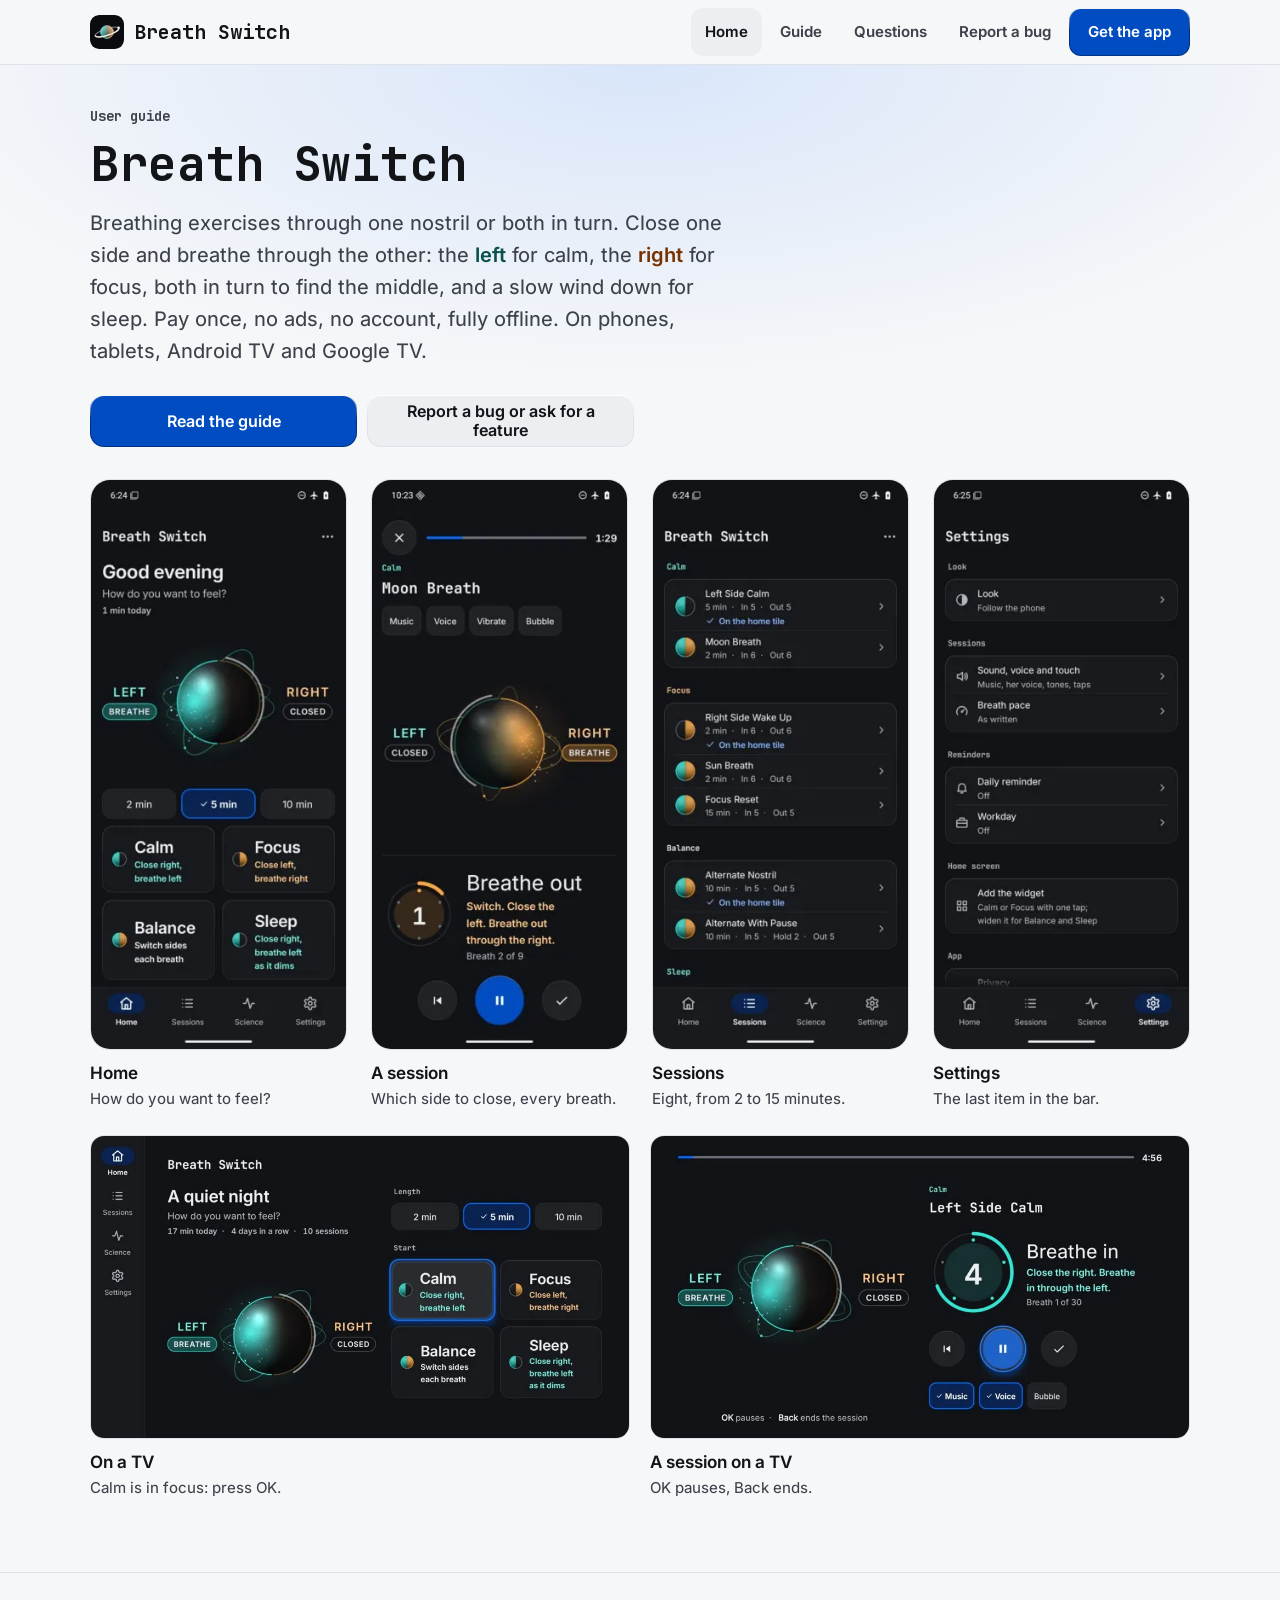
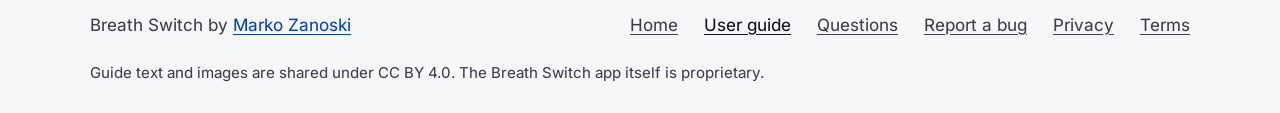
<file: docs/index.html>
<!doctype html>
<html lang="en">
<head>
<meta charset="utf-8">
<meta name="viewport" content="width=device-width, initial-scale=1, viewport-fit=cover">
<title>Home · Breath Switch user guide</title>
<meta name="description" content="The user guide for Breath Switch, nostril breathing for calm, focus and sleep on Android phones, tablets and TVs.">
<meta name="theme-color" content="#f6f7f9" media="(prefers-color-scheme: light)">
<meta name="theme-color" content="#000000" media="(prefers-color-scheme: dark)">
<meta property="og:title" content="Home · Breath Switch user guide">
<meta property="og:description" content="The user guide for Breath Switch, nostril breathing for calm, focus and sleep on Android phones, tablets and TVs.">
<link rel="icon" href="img/icon.svg" type="image/svg+xml">
<link rel="preload" href="fonts/jetbrains-mono-bold.woff2" as="font" type="font/woff2" crossorigin>
<link rel="preload" href="fonts/inter-regular.woff2" as="font" type="font/woff2" crossorigin>
<style>:root {
color-scheme: light dark;
--zs-fill: #004cc0;
--zs-on-fill: #ffffff;
--zs-glow: #0068ff;
--zs-mono: "JetBrains Mono", ui-monospace, "SF Mono", Menlo, Consolas, monospace;
--zs-sans: "Inter", system-ui, -apple-system, "Segoe UI", Roboto, sans-serif;
--zs-fs: 1;
--zs-type-screen-title: calc(27px * var(--zs-fs));
--zs-type-app-bar-title: calc(22px * var(--zs-fs));
--zs-type-pro-headline: calc(22px * var(--zs-fs));
--zs-type-sheet-title: calc(18px * var(--zs-fs));
--zs-type-sheet-title-big: calc(22px * var(--zs-fs));
--zs-type-section-label: calc(13px * var(--zs-fs));
--zs-type-panel-value: calc(19px * var(--zs-fs));
--zs-type-number: calc(20px * var(--zs-fs));
--zs-type-version: calc(17px * var(--zs-fs));
--zs-type-body: calc(15px * var(--zs-fs));
--zs-type-key: calc(15px * var(--zs-fs));
--zs-type-key-main: calc(16px * var(--zs-fs));
--zs-type-header-key: calc(13px * var(--zs-fs));
--zs-type-item-name: calc(15px * var(--zs-fs));
--zs-type-feature-name: calc(15px * var(--zs-fs));
--zs-type-pitch: calc(14.5px * var(--zs-fs));
--zs-type-hint: calc(14px * var(--zs-fs));
--zs-type-small: calc(13.5px * var(--zs-fs));
--zs-type-feature-line: calc(13px * var(--zs-fs));
--zs-type-nav-label: calc(12.5px * var(--zs-fs));
--zs-type-chip: calc(12.5px * var(--zs-fs));
--zs-type-meta: calc(12.5px * var(--zs-fs));
--zs-type-axis: calc(12px * var(--zs-fs));
--zs-r-plate: 16px;
--zs-r-key: 14px;
--zs-r-key-focus-inner: 10px;
--zs-r-header-key: 12px;
--zs-r-icon-button: 12px;
--zs-r-row: 12px;
--zs-r-note: 12px;
--zs-r-theme-tile: 14px;
--zs-r-tile-preview: 9px;
--zs-r-feature-tile: 10px;
--zs-r-list-icon: 10px;
--zs-r-sheet-top: 24px;
--zs-r-grab: 4px;
--zs-r-pill: 999px;
--zs-r-chip: 999px;
--zs-r-switch: 999px;
--zs-key-h: 52px;
--zs-header-key-h: 48px;
--zs-touch: 48px;
--zs-row-h: 52px;
--zs-item-h: 56px;
--zs-nav-item-h: 56px;
--zs-pill-w: 60px;
--zs-pill-h: 32px;
--zs-pro-row-h: 60px;
--zs-content-max: 1100px;
--zs-press-ms: 70ms;
--zs-release-ms: 140ms;
--zs-look-ms: 250ms;
--zs-pill-ms: 200ms;
--zs-s0: 2px;
--zs-s1: 4px;
--zs-s2: 6px;
--zs-s3: 8px;
--zs-s4: 10px;
--zs-s5: 12px;
--zs-s6: 14px;
--zs-s7: 16px;
--zs-s8: 18px;
--zs-s9: 22px;
--zs-s10: 26px;
--zs-s11: 28px;
--zs-s12: 32px;
--zs-s13: 48px;
--zs-ground: #f6f7f9;
--zs-plate: #ffffff;
--zs-well: #eceef2;
--zs-line: #dfe2e8;
--zs-edge: #7b808c;
--zs-bevel: #ffffff;
--zs-text: #121418;
--zs-soft: #3d414a;
--zs-blue: #0a45ad;
--zs-on-blue: #ffffff;
--zs-ok: #0a5530;
--zs-warn: #5c3a00;
--zs-bad: #931313;
--zs-scrim: rgba(18,20,24,.38);
--zs-chosen: #e8f0ff;
--zs-on-chosen: #0a3f9e;
--zs-risky-fill: #fde8e7;
--zs-risky-text: #8a1010;
--zs-risky-line: #d42a20;
--zs-live-dot: #1a7f4b;
}
@media (prefers-color-scheme: dark) {
:root:not([data-look]), :root[data-look="auto"] {
--zs-ground: #000000;
--zs-plate: #0d0d10;
--zs-well: #16171b;
--zs-line: #24252b;
--zs-edge: #646771;
--zs-bevel: #34363e;
--zs-text: #ffffff;
--zs-soft: #b6b8c0;
--zs-blue: #7aaeff;
--zs-on-blue: #04132e;
--zs-ok: #6fdc9b;
--zs-warn: #f2c06b;
--zs-bad: #ff9d97;
--zs-scrim: rgba(0,0,0,.6);
--zs-chosen: #0a2350;
--zs-on-chosen: #ffffff;
--zs-risky-fill: #2a0d10;
--zs-risky-text: #ffb4ae;
--zs-risky-line: #ff5a4f;
--zs-live-dot: #3ecf8e;
}
}
:root[data-look="light"] {
color-scheme: light;
--zs-ground: #f6f7f9;
--zs-plate: #ffffff;
--zs-well: #eceef2;
--zs-line: #dfe2e8;
--zs-edge: #7b808c;
--zs-bevel: #ffffff;
--zs-text: #121418;
--zs-soft: #3d414a;
--zs-blue: #0a45ad;
--zs-on-blue: #ffffff;
--zs-ok: #0a5530;
--zs-warn: #5c3a00;
--zs-bad: #931313;
--zs-scrim: rgba(18,20,24,.38);
--zs-chosen: #e8f0ff;
--zs-on-chosen: #0a3f9e;
--zs-risky-fill: #fde8e7;
--zs-risky-text: #8a1010;
--zs-risky-line: #d42a20;
--zs-live-dot: #1a7f4b;
}
:root[data-look="dark"] {
color-scheme: dark;
--zs-ground: #111215;
--zs-plate: #18191d;
--zs-well: #1f2126;
--zs-line: #2a2c33;
--zs-edge: #6c707b;
--zs-bevel: #3a3d46;
--zs-text: #eceef2;
--zs-soft: #b5b8c1;
--zs-blue: #86b6ff;
--zs-on-blue: #04132e;
--zs-ok: #6fdc9b;
--zs-warn: #f2c06b;
--zs-bad: #ff9d97;
--zs-scrim: rgba(0,0,0,.55);
--zs-chosen: #0a2350;
--zs-on-chosen: #ffffff;
--zs-risky-fill: #2a0d10;
--zs-risky-text: #ffb4ae;
--zs-risky-line: #ff5a4f;
--zs-live-dot: #3ecf8e;
}
:root[data-look="black"] {
color-scheme: dark;
--zs-ground: #000000;
--zs-plate: #0d0d10;
--zs-well: #16171b;
--zs-line: #24252b;
--zs-edge: #646771;
--zs-bevel: #34363e;
--zs-text: #ffffff;
--zs-soft: #b6b8c0;
--zs-blue: #7aaeff;
--zs-on-blue: #04132e;
--zs-ok: #6fdc9b;
--zs-warn: #f2c06b;
--zs-bad: #ff9d97;
--zs-scrim: rgba(0,0,0,.6);
--zs-chosen: #0a2350;
--zs-on-chosen: #ffffff;
--zs-risky-fill: #2a0d10;
--zs-risky-text: #ffb4ae;
--zs-risky-line: #ff5a4f;
--zs-live-dot: #3ecf8e;
}
@media (prefers-reduced-motion: reduce) { :root { --zs-press-ms: 0ms; --zs-release-ms: 0ms; --zs-look-ms: 0ms; --zs-pill-ms: 0ms; } }
@font-face { font-family: Inter; src: url(fonts/inter-regular.woff2) format("woff2"); font-weight: 400; font-display: swap; }
@font-face { font-family: Inter; src: url(fonts/inter-semibold.woff2) format("woff2"); font-weight: 600; font-display: swap; }
@font-face { font-family: "JetBrains Mono"; src: url(fonts/jetbrains-mono-bold.woff2) format("woff2"); font-weight: 700; font-display: swap; }
:root, :root[data-look="light"] { --bs-left: #0a524d; --bs-right: #793300; }
@media (prefers-color-scheme: dark) { :root:not([data-look]), :root[data-look="auto"] { --bs-left: #7cf0e2; --bs-right: #ffc78a; } }
.left { color: var(--bs-left); font-weight: 600; }
.right { color: var(--bs-right); font-weight: 600; }
* { box-sizing: border-box; }
html { background: var(--zs-ground); scroll-behavior: smooth; -webkit-text-size-adjust: 100%; }
@media (prefers-reduced-motion: reduce) { html { scroll-behavior: auto; } }
body { margin: 0; color: var(--zs-text); background: var(--zs-ground); font: 400 1.0625rem/1.6 var(--zs-sans); -webkit-font-smoothing: antialiased; }
img, svg { display: block; max-width: 100%; }
a { color: var(--zs-blue); text-underline-offset: .2em; }
a:hover { text-decoration-thickness: 2px; }
:focus-visible { outline: 2px solid var(--zs-glow); outline-offset: 3px; border-radius: var(--zs-r-row); }
.skip { position: absolute; left: -999px; top: 8px; z-index: 20; background: var(--zs-fill); color: var(--zs-on-fill); padding: 12px 18px; border-radius: var(--zs-r-key); font-weight: 600; }
.skip:focus { left: 12px; }
.wrap { width: min(var(--zs-content-max), 100% - 40px); margin-inline: auto; }
h1, h2, .lbl { font-family: var(--zs-mono); font-weight: 700; letter-spacing: 0; margin: 0; }
h1, h2, h3 { text-wrap: balance; }
p, li, dd { text-wrap: pretty; }
h1 { font-size: clamp(2rem, 5.2vw, 3rem); line-height: 1.12; }
h2 { font-size: clamp(1.375rem, 3vw, 1.75rem); line-height: 1.2; margin: 44px 0 12px; }
h3, .h3 { font: 600 1.125rem/1.35 var(--zs-sans); margin: 0; }
.lbl { font-size: .875rem; color: var(--zs-soft); margin: 0 0 10px; }
p { margin: 0; }
p + p { margin-top: 12px; }
.bar { position: sticky; top: 0; z-index: 10; background: var(--zs-ground); border-bottom: 1px solid var(--zs-line); padding-top: env(safe-area-inset-top, 0px); }
.bar .wrap { display: flex; flex-wrap: wrap; align-items: center; justify-content: space-between; gap: 0 12px; min-height: 64px; padding-block: 8px; }
.brand { display: flex; align-items: center; gap: 10px; min-height: 48px; color: var(--zs-text); text-decoration: none; font: 700 1.25rem/1 var(--zs-mono); white-space: nowrap; }
.brand img { width: 34px; height: 34px; border-radius: 9px; }
.bar nav { display: flex; align-items: center; gap: 4px; }
.bar nav a { display: inline-flex; align-items: center; min-height: 48px; padding: 0 14px; border-radius: var(--zs-r-row); color: var(--zs-soft); font-weight: 600; font-size: .9375rem; text-decoration: none; white-space: nowrap; }
.bar nav a:hover, .bar nav a[aria-current] { color: var(--zs-text); background: var(--zs-well); }
@media (max-width: 760px) { .hide-s { display: none !important; } }
.key { display: inline-flex; align-items: center; justify-content: center; gap: 10px; min-height: var(--zs-key-h); padding: 0 22px; border-radius: var(--zs-r-key); border: 1px solid transparent; font: 600 1rem/1.2 var(--zs-sans); text-decoration: none; text-align: center; cursor: pointer; transition: transform var(--zs-release-ms) ease, filter var(--zs-release-ms) ease; }
.key:active { transform: scale(.97); transition-duration: var(--zs-press-ms); }
.key.filled, .bar nav a.key { color: var(--zs-on-fill); background: linear-gradient(var(--zs-fill), var(--zs-fill)) padding-box, linear-gradient(to bottom, rgba(255,255,255,.32), color-mix(in srgb, var(--zs-fill) 65%, #000) 45%) border-box; }
.key.filled:hover, .bar nav a.key:hover { color: var(--zs-on-fill); filter: brightness(1.08); }
.bar nav a.key { min-height: 48px; padding: 0 18px; border-radius: var(--zs-r-header-key); }
.key.tonal { color: var(--zs-text); background: linear-gradient(var(--zs-well), var(--zs-well)) padding-box, linear-gradient(to bottom, var(--zs-bevel), var(--zs-line) 45%) border-box; }
.keys { display: grid; gap: 10px; margin-top: 28px; max-width: 34rem; }
@media (min-width: 35em) { .keys { grid-auto-flow: column; grid-auto-columns: minmax(0, 1fr); } }
.plate { background: var(--zs-plate); border: 1px solid var(--zs-line); border-radius: var(--zs-r-plate); box-shadow: 0 1px 0 var(--zs-bevel) inset; }
.page { position: relative; isolation: isolate; padding-block: 40px 72px; }
.page::before { content: ""; position: absolute; inset: 0 0 auto; height: 320px; z-index: -1; pointer-events: none; background: radial-gradient(60% 100% at 50% 0%, color-mix(in srgb, var(--zs-glow) 12%, transparent), transparent); }
.lede { margin-top: 16px; max-width: 40rem; color: var(--zs-soft); font-size: clamp(1.0625rem, 1.8vw, 1.25rem); }
.doc { max-width: 46rem; overflow-wrap: break-word; }
.doc p, .doc li { color: var(--zs-soft); }
.doc strong, .doc b { color: var(--zs-text); font-weight: 600; }
.doc ul, .doc ol { padding-left: 1.3em; }
.doc li + li { margin-top: 6px; }
dl.rows { margin: 16px 0 0; padding: 4px 0; }
dl.rows > div { padding: 14px 18px; }
dl.rows > div + div { border-top: 1px solid var(--zs-line); }
dl.rows dt { font-weight: 600; color: var(--zs-text); }
dl.rows dd { margin: 2px 0 0; color: var(--zs-soft); }
.with-shot { display: grid; grid-template-columns: minmax(0, 1fr); gap: 24px; align-items: start; }
@media (min-width: 840px) { .with-shot { grid-template-columns: minmax(0, 1fr) 260px; gap: 56px; } .with-shot > figure { position: sticky; top: 88px; margin-top: 44px; } }
figure { margin: 0; }
figure img { width: 100%; height: auto; aspect-ratio: 9 / 20; border-radius: 20px; border: 1px solid var(--zs-line); background: var(--zs-plate); }
.with-shot > figure { max-width: 260px; }
figcaption { margin-top: 10px; font-weight: 600; }
figcaption span { display: block; font-weight: 400; color: var(--zs-soft); font-size: .9375rem; }
.shots { display: grid; gap: 16px; grid-template-columns: repeat(2, minmax(0, 1fr)); margin: 32px 0 0; padding: 0; list-style: none; }
@media (min-width: 840px) { .shots { grid-template-columns: repeat(4, minmax(0, 1fr)); gap: 24px; } }
figure.tv img { aspect-ratio: 16 / 9; border-radius: 14px; }
.tvshots { display: grid; gap: 20px; grid-template-columns: minmax(0, 1fr); margin: 24px 0 0; padding: 0; list-style: none; }
@media (min-width: 640px) { .tvshots { grid-template-columns: repeat(2, minmax(0, 1fr)); } }
.cards { display: grid; gap: 12px; margin-top: 24px; }
@media (min-width: 840px) { .cards { grid-template-columns: 1fr 1fr; } }
.card { padding: 22px; display: flex; flex-direction: column; gap: 6px; }
.card p { color: var(--zs-soft); }
.card .key { margin-top: auto; align-self: start; }
.card p:last-of-type { margin-bottom: 14px; }
.mail { color: var(--zs-text); }
.sr { position: absolute; width: 1px; height: 1px; overflow: hidden; clip-path: inset(50%); white-space: nowrap; }
footer { border-top: 1px solid var(--zs-line); padding: 28px 0 calc(28px + env(safe-area-inset-bottom, 0px)); color: var(--zs-soft); }
footer .wrap { display: flex; flex-wrap: wrap; gap: 12px 24px; justify-content: space-between; align-items: center; }
footer nav { display: flex; flex-wrap: wrap; gap: 2px; margin-inline: -12px; }
footer nav a { display: inline-flex; align-items: center; min-height: 48px; padding: 0 12px; color: var(--zs-soft); border-radius: var(--zs-r-row); }
footer nav a:hover, footer nav a[aria-current] { color: var(--zs-text); }
footer .lic { flex-basis: 100%; font-size: .9375rem; }
@media (min-width: 2200px) { html { font-size: 130%; } .wrap { width: min(1600px, 100% - 96px); } }
@media (min-width: 3200px) { html { font-size: 180%; } .wrap { width: min(2400px, 100% - 160px); } }
@media (prefers-reduced-motion: reduce) { .key { transition: none; } .key:active { transform: none; } }</style>
</head>
<body>
<a class="skip" href="#main">Skip to content</a>
<header class="bar">
  <div class="wrap">
    <a class="brand" href="index.html"><img src="img/icon.svg" alt="" width="34" height="34"><span>Breath Switch</span></a>
    <nav aria-label="Guide pages"><a class="hide-s" href="index.html" aria-current="page">Home</a><a class="hide-s" href="guide.html">Guide</a><a class="hide-s" href="faq.html">Questions</a><a class="hide-s" href="report.html">Report a bug</a><a class="key" href="https://play.google.com/store/apps/details?id=com.zanoshky.breathswitch&amp;referrer=utm_source%3Dgithub-guide%26utm_medium%3Dreferral%26utm_campaign%3Dbreath-switch-2026-11">Get the app</a></nav>
  </div>
</header>
<main id="main" class="page">
  <div class="wrap">

    <p class="lbl">User guide</p>
    <h1>Breath Switch</h1>
    <p class="lede">Breathing exercises through one nostril or both in turn. Close one side and breathe through the other: the <span class="left">left</span> for calm, the <span class="right">right</span> for focus, both in turn to find the middle, and a slow wind down for sleep. Pay once, no ads, no account, fully offline. On phones, tablets, Android TV and Google TV.</p>
    <div class="keys">
      <a class="key filled" href="guide.html">Read the guide</a>
      <a class="key tonal" href="report.html">Report a bug or ask for a feature</a>
    </div>
    <ul class="shots">
      <li><figure><img src="img/home.jpg" srcset="img/home-300.webp 300w, img/home-540.webp 540w" sizes="(min-width: 840px) 260px, 45vw" alt="Breath Switch Home in Dark: Good evening, How do you want to feel?, the planet of light with its teal left half lit, LEFT BREATHE and RIGHT CLOSED, the 2, 5 and 10 min lengths, and the Calm, Focus, Balance and Sleep tiles, with Home, Sessions, Science and Settings in the bar." width="540" height="1200" fetchpriority="high"><figcaption>Home<span>How do you want to feel?</span></figcaption></figure></li>
      <li><figure><img src="img/session.jpg" srcset="img/session-300.webp 300w, img/session-540.webp 540w" sizes="(min-width: 840px) 260px, 45vw" alt="A Moon Breath session in Dark: the planet with its amber right half lit, LEFT CLOSED and RIGHT BREATHE, the Music, Voice, Vibrate and Bubble chips, the count ring at 1 beside Breathe out, Switch. Close the left. Breathe out through the right., and the back a breath, pause and finish keys." width="540" height="1200" loading="lazy" decoding="async"><figcaption>A session<span>Which side to close, every breath.</span></figcaption></figure></li>
      <li><figure><img src="img/sessions.jpg" srcset="img/sessions-300.webp 300w, img/sessions-540.webp 540w" sizes="(min-width: 840px) 260px, 45vw" alt="Sessions in Dark, grouped by Calm, Focus and Balance: Left Side Calm, Moon Breath, Right Side Wake Up, Sun Breath, Focus Reset, Alternate Nostril and Alternate With Pause, each with its length and counts, and On the home tile under the tile sessions." width="540" height="1200" loading="lazy" decoding="async"><figcaption>Sessions<span>Eight, from 2 to 15 minutes.</span></figcaption></figure></li>
      <li><figure><img src="img/settings.jpg" srcset="img/settings-300.webp 300w, img/settings-540.webp 540w" sizes="(min-width: 840px) 260px, 45vw" alt="Settings in Dark: Look, then Sessions with Sound, voice and touch and Breath pace, Reminders with Daily reminder and Workday, Home screen with Add the widget, and App." width="540" height="1200" loading="lazy" decoding="async"><figcaption>Settings<span>The last item in the bar.</span></figcaption></figure></li>
    </ul>
    <ul class="tvshots">
      <li><figure class="tv"><img src="img/tv-home.jpg" srcset="img/tv-home-480.webp 480w, img/tv-home-960.webp 960w" sizes="(min-width: 1140px) 540px, (min-width: 640px) 48vw, 100vw" alt="Breath Switch Home on a TV with the side rail on the left: A quiet night, minutes today and days in a row, the planet, the Length row with 5 min chosen and the Calm tile in focus." width="960" height="540" loading="lazy" decoding="async"><figcaption>On a TV<span>Calm is in focus: press OK.</span></figcaption></figure></li>
      <li><figure class="tv"><img src="img/tv-session.jpg" srcset="img/tv-session-480.webp 480w, img/tv-session-960.webp 960w" sizes="(min-width: 1140px) 540px, (min-width: 640px) 48vw, 100vw" alt="A Left Side Calm session on a TV: the planet on the left with its teal half lit, Breathe in with the count ring at 4, the pause key in focus and the hint OK pauses, Back ends the session." width="960" height="540" loading="lazy" decoding="async"><figcaption>A session on a TV<span>OK pauses, Back ends.</span></figcaption></figure></li>
    </ul>

  </div>
</main>
<footer>
  <div class="wrap">
    <span>Breath Switch by <a href="https://zanoski.com">Marko Zanoski</a></span>
    <nav aria-label="Footer"><a href="https://breathswitch.zanoski.com">Home</a><a href="index.html" aria-current="page">User guide</a><a href="faq.html">Questions</a><a href="report.html">Report a bug</a><a href="https://breathswitch.zanoski.com/privacy">Privacy</a><a href="https://breathswitch.zanoski.com/terms">Terms</a></nav>
    <p class="lic">Guide text and images are shared under CC BY 4.0. The Breath Switch app itself is proprietary.</p>
  </div>
</footer>
</body>
</html>
</file>
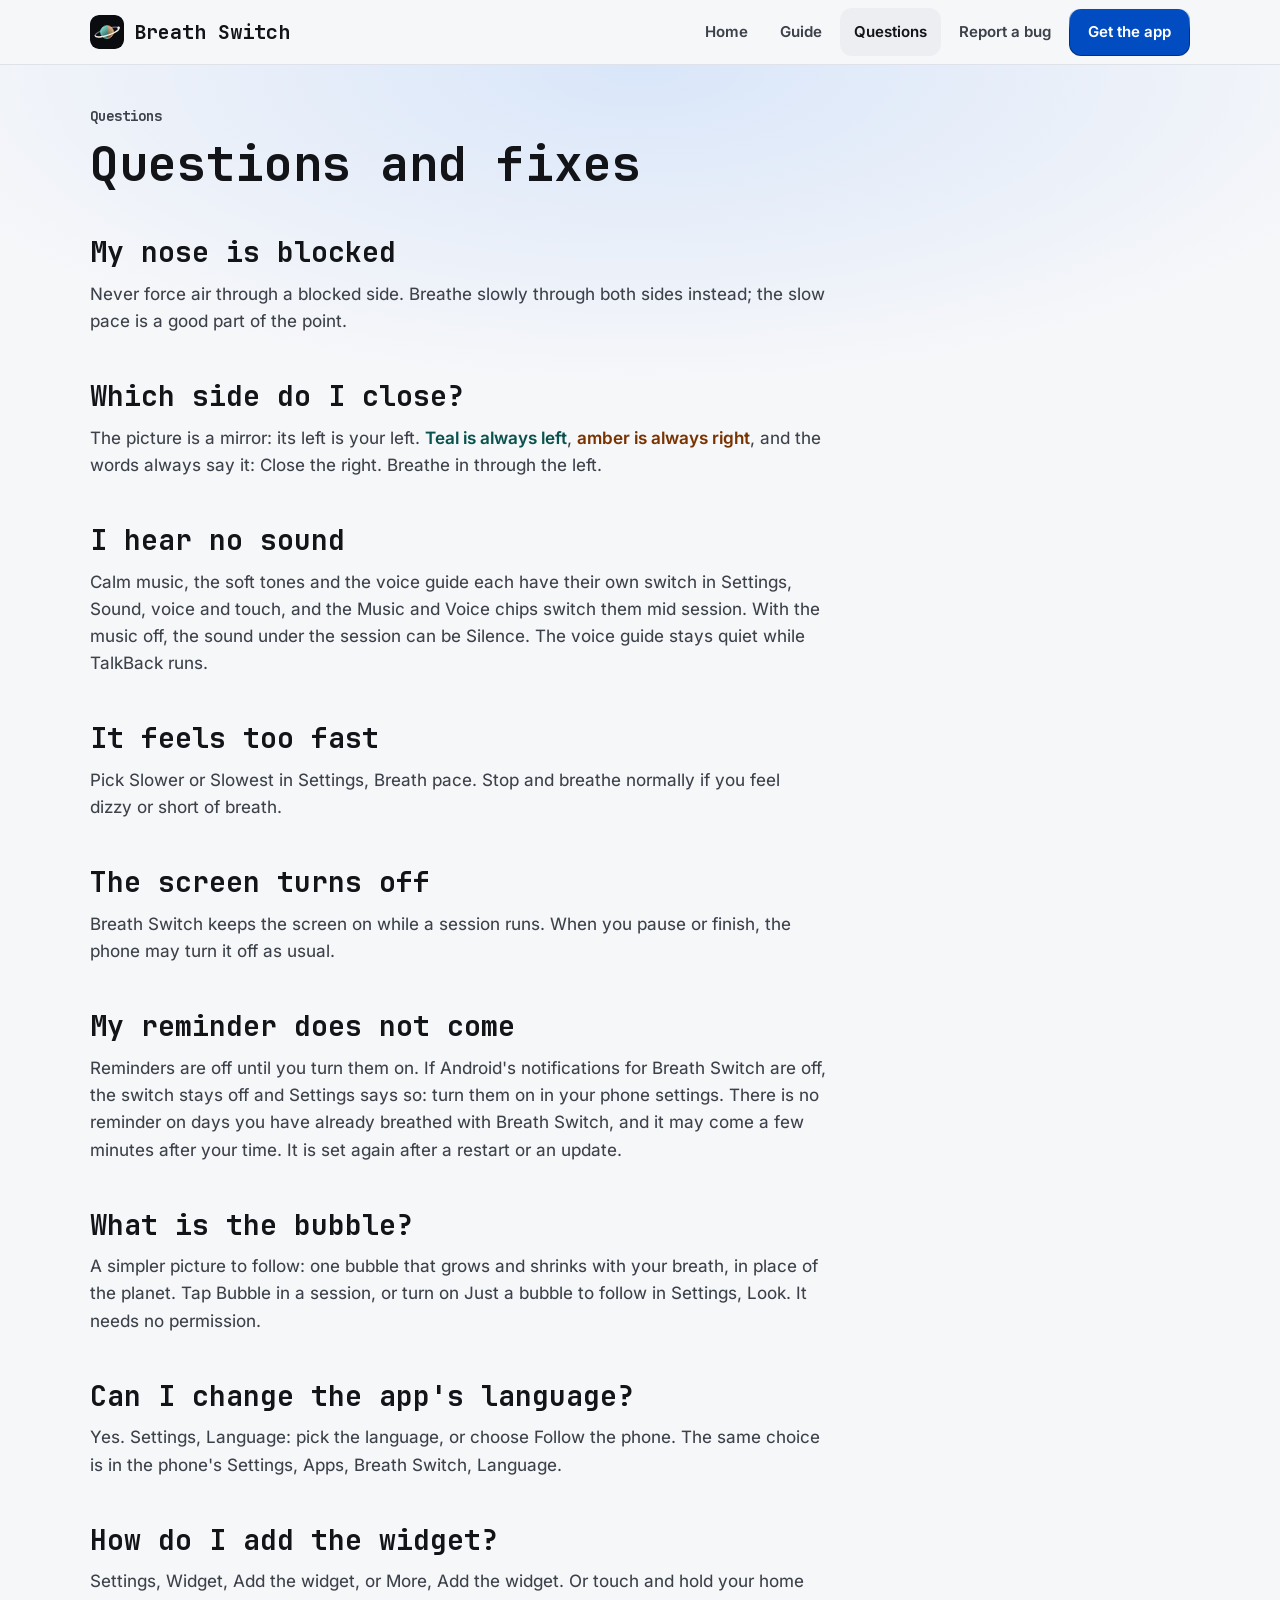
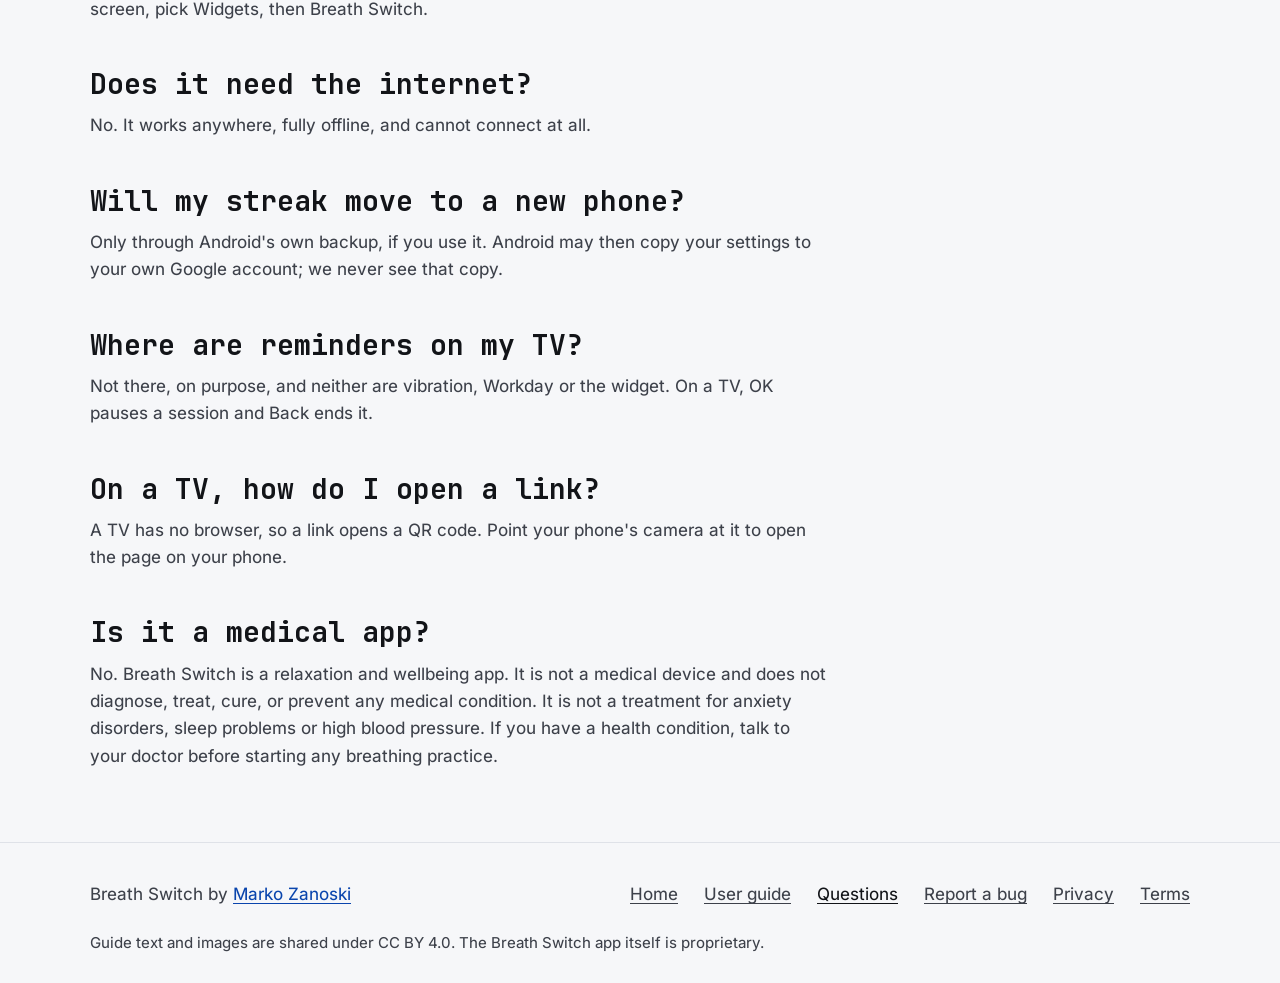
<file: docs/faq.html>
<!doctype html>
<html lang="en">
<head>
<meta charset="utf-8">
<meta name="viewport" content="width=device-width, initial-scale=1, viewport-fit=cover">
<title>Questions · Breath Switch user guide</title>
<meta name="description" content="Answers to common questions about Breath Switch, and what to try when something does not work.">
<meta name="theme-color" content="#f6f7f9" media="(prefers-color-scheme: light)">
<meta name="theme-color" content="#000000" media="(prefers-color-scheme: dark)">
<meta property="og:title" content="Questions · Breath Switch user guide">
<meta property="og:description" content="Answers to common questions about Breath Switch, and what to try when something does not work.">
<link rel="icon" href="img/icon.svg" type="image/svg+xml">
<link rel="preload" href="fonts/jetbrains-mono-bold.woff2" as="font" type="font/woff2" crossorigin>
<link rel="preload" href="fonts/inter-regular.woff2" as="font" type="font/woff2" crossorigin>
<style>:root {
color-scheme: light dark;
--zs-fill: #004cc0;
--zs-on-fill: #ffffff;
--zs-glow: #0068ff;
--zs-mono: "JetBrains Mono", ui-monospace, "SF Mono", Menlo, Consolas, monospace;
--zs-sans: "Inter", system-ui, -apple-system, "Segoe UI", Roboto, sans-serif;
--zs-fs: 1;
--zs-type-screen-title: calc(27px * var(--zs-fs));
--zs-type-app-bar-title: calc(22px * var(--zs-fs));
--zs-type-pro-headline: calc(22px * var(--zs-fs));
--zs-type-sheet-title: calc(18px * var(--zs-fs));
--zs-type-sheet-title-big: calc(22px * var(--zs-fs));
--zs-type-section-label: calc(13px * var(--zs-fs));
--zs-type-panel-value: calc(19px * var(--zs-fs));
--zs-type-number: calc(20px * var(--zs-fs));
--zs-type-version: calc(17px * var(--zs-fs));
--zs-type-body: calc(15px * var(--zs-fs));
--zs-type-key: calc(15px * var(--zs-fs));
--zs-type-key-main: calc(16px * var(--zs-fs));
--zs-type-header-key: calc(13px * var(--zs-fs));
--zs-type-item-name: calc(15px * var(--zs-fs));
--zs-type-feature-name: calc(15px * var(--zs-fs));
--zs-type-pitch: calc(14.5px * var(--zs-fs));
--zs-type-hint: calc(14px * var(--zs-fs));
--zs-type-small: calc(13.5px * var(--zs-fs));
--zs-type-feature-line: calc(13px * var(--zs-fs));
--zs-type-nav-label: calc(12.5px * var(--zs-fs));
--zs-type-chip: calc(12.5px * var(--zs-fs));
--zs-type-meta: calc(12.5px * var(--zs-fs));
--zs-type-axis: calc(12px * var(--zs-fs));
--zs-r-plate: 16px;
--zs-r-key: 14px;
--zs-r-key-focus-inner: 10px;
--zs-r-header-key: 12px;
--zs-r-icon-button: 12px;
--zs-r-row: 12px;
--zs-r-note: 12px;
--zs-r-theme-tile: 14px;
--zs-r-tile-preview: 9px;
--zs-r-feature-tile: 10px;
--zs-r-list-icon: 10px;
--zs-r-sheet-top: 24px;
--zs-r-grab: 4px;
--zs-r-pill: 999px;
--zs-r-chip: 999px;
--zs-r-switch: 999px;
--zs-key-h: 52px;
--zs-header-key-h: 48px;
--zs-touch: 48px;
--zs-row-h: 52px;
--zs-item-h: 56px;
--zs-nav-item-h: 56px;
--zs-pill-w: 60px;
--zs-pill-h: 32px;
--zs-pro-row-h: 60px;
--zs-content-max: 1100px;
--zs-press-ms: 70ms;
--zs-release-ms: 140ms;
--zs-look-ms: 250ms;
--zs-pill-ms: 200ms;
--zs-s0: 2px;
--zs-s1: 4px;
--zs-s2: 6px;
--zs-s3: 8px;
--zs-s4: 10px;
--zs-s5: 12px;
--zs-s6: 14px;
--zs-s7: 16px;
--zs-s8: 18px;
--zs-s9: 22px;
--zs-s10: 26px;
--zs-s11: 28px;
--zs-s12: 32px;
--zs-s13: 48px;
--zs-ground: #f6f7f9;
--zs-plate: #ffffff;
--zs-well: #eceef2;
--zs-line: #dfe2e8;
--zs-edge: #7b808c;
--zs-bevel: #ffffff;
--zs-text: #121418;
--zs-soft: #3d414a;
--zs-blue: #0a45ad;
--zs-on-blue: #ffffff;
--zs-ok: #0a5530;
--zs-warn: #5c3a00;
--zs-bad: #931313;
--zs-scrim: rgba(18,20,24,.38);
--zs-chosen: #e8f0ff;
--zs-on-chosen: #0a3f9e;
--zs-risky-fill: #fde8e7;
--zs-risky-text: #8a1010;
--zs-risky-line: #d42a20;
--zs-live-dot: #1a7f4b;
}
@media (prefers-color-scheme: dark) {
:root:not([data-look]), :root[data-look="auto"] {
--zs-ground: #000000;
--zs-plate: #0d0d10;
--zs-well: #16171b;
--zs-line: #24252b;
--zs-edge: #646771;
--zs-bevel: #34363e;
--zs-text: #ffffff;
--zs-soft: #b6b8c0;
--zs-blue: #7aaeff;
--zs-on-blue: #04132e;
--zs-ok: #6fdc9b;
--zs-warn: #f2c06b;
--zs-bad: #ff9d97;
--zs-scrim: rgba(0,0,0,.6);
--zs-chosen: #0a2350;
--zs-on-chosen: #ffffff;
--zs-risky-fill: #2a0d10;
--zs-risky-text: #ffb4ae;
--zs-risky-line: #ff5a4f;
--zs-live-dot: #3ecf8e;
}
}
:root[data-look="light"] {
color-scheme: light;
--zs-ground: #f6f7f9;
--zs-plate: #ffffff;
--zs-well: #eceef2;
--zs-line: #dfe2e8;
--zs-edge: #7b808c;
--zs-bevel: #ffffff;
--zs-text: #121418;
--zs-soft: #3d414a;
--zs-blue: #0a45ad;
--zs-on-blue: #ffffff;
--zs-ok: #0a5530;
--zs-warn: #5c3a00;
--zs-bad: #931313;
--zs-scrim: rgba(18,20,24,.38);
--zs-chosen: #e8f0ff;
--zs-on-chosen: #0a3f9e;
--zs-risky-fill: #fde8e7;
--zs-risky-text: #8a1010;
--zs-risky-line: #d42a20;
--zs-live-dot: #1a7f4b;
}
:root[data-look="dark"] {
color-scheme: dark;
--zs-ground: #111215;
--zs-plate: #18191d;
--zs-well: #1f2126;
--zs-line: #2a2c33;
--zs-edge: #6c707b;
--zs-bevel: #3a3d46;
--zs-text: #eceef2;
--zs-soft: #b5b8c1;
--zs-blue: #86b6ff;
--zs-on-blue: #04132e;
--zs-ok: #6fdc9b;
--zs-warn: #f2c06b;
--zs-bad: #ff9d97;
--zs-scrim: rgba(0,0,0,.55);
--zs-chosen: #0a2350;
--zs-on-chosen: #ffffff;
--zs-risky-fill: #2a0d10;
--zs-risky-text: #ffb4ae;
--zs-risky-line: #ff5a4f;
--zs-live-dot: #3ecf8e;
}
:root[data-look="black"] {
color-scheme: dark;
--zs-ground: #000000;
--zs-plate: #0d0d10;
--zs-well: #16171b;
--zs-line: #24252b;
--zs-edge: #646771;
--zs-bevel: #34363e;
--zs-text: #ffffff;
--zs-soft: #b6b8c0;
--zs-blue: #7aaeff;
--zs-on-blue: #04132e;
--zs-ok: #6fdc9b;
--zs-warn: #f2c06b;
--zs-bad: #ff9d97;
--zs-scrim: rgba(0,0,0,.6);
--zs-chosen: #0a2350;
--zs-on-chosen: #ffffff;
--zs-risky-fill: #2a0d10;
--zs-risky-text: #ffb4ae;
--zs-risky-line: #ff5a4f;
--zs-live-dot: #3ecf8e;
}
@media (prefers-reduced-motion: reduce) { :root { --zs-press-ms: 0ms; --zs-release-ms: 0ms; --zs-look-ms: 0ms; --zs-pill-ms: 0ms; } }
@font-face { font-family: Inter; src: url(fonts/inter-regular.woff2) format("woff2"); font-weight: 400; font-display: swap; }
@font-face { font-family: Inter; src: url(fonts/inter-semibold.woff2) format("woff2"); font-weight: 600; font-display: swap; }
@font-face { font-family: "JetBrains Mono"; src: url(fonts/jetbrains-mono-bold.woff2) format("woff2"); font-weight: 700; font-display: swap; }
:root, :root[data-look="light"] { --bs-left: #0a524d; --bs-right: #793300; }
@media (prefers-color-scheme: dark) { :root:not([data-look]), :root[data-look="auto"] { --bs-left: #7cf0e2; --bs-right: #ffc78a; } }
.left { color: var(--bs-left); font-weight: 600; }
.right { color: var(--bs-right); font-weight: 600; }
* { box-sizing: border-box; }
html { background: var(--zs-ground); scroll-behavior: smooth; -webkit-text-size-adjust: 100%; }
@media (prefers-reduced-motion: reduce) { html { scroll-behavior: auto; } }
body { margin: 0; color: var(--zs-text); background: var(--zs-ground); font: 400 1.0625rem/1.6 var(--zs-sans); -webkit-font-smoothing: antialiased; }
img, svg { display: block; max-width: 100%; }
a { color: var(--zs-blue); text-underline-offset: .2em; }
a:hover { text-decoration-thickness: 2px; }
:focus-visible { outline: 2px solid var(--zs-glow); outline-offset: 3px; border-radius: var(--zs-r-row); }
.skip { position: absolute; left: -999px; top: 8px; z-index: 20; background: var(--zs-fill); color: var(--zs-on-fill); padding: 12px 18px; border-radius: var(--zs-r-key); font-weight: 600; }
.skip:focus { left: 12px; }
.wrap { width: min(var(--zs-content-max), 100% - 40px); margin-inline: auto; }
h1, h2, .lbl { font-family: var(--zs-mono); font-weight: 700; letter-spacing: 0; margin: 0; }
h1, h2, h3 { text-wrap: balance; }
p, li, dd { text-wrap: pretty; }
h1 { font-size: clamp(2rem, 5.2vw, 3rem); line-height: 1.12; }
h2 { font-size: clamp(1.375rem, 3vw, 1.75rem); line-height: 1.2; margin: 44px 0 12px; }
h3, .h3 { font: 600 1.125rem/1.35 var(--zs-sans); margin: 0; }
.lbl { font-size: .875rem; color: var(--zs-soft); margin: 0 0 10px; }
p { margin: 0; }
p + p { margin-top: 12px; }
.bar { position: sticky; top: 0; z-index: 10; background: var(--zs-ground); border-bottom: 1px solid var(--zs-line); padding-top: env(safe-area-inset-top, 0px); }
.bar .wrap { display: flex; flex-wrap: wrap; align-items: center; justify-content: space-between; gap: 0 12px; min-height: 64px; padding-block: 8px; }
.brand { display: flex; align-items: center; gap: 10px; min-height: 48px; color: var(--zs-text); text-decoration: none; font: 700 1.25rem/1 var(--zs-mono); white-space: nowrap; }
.brand img { width: 34px; height: 34px; border-radius: 9px; }
.bar nav { display: flex; align-items: center; gap: 4px; }
.bar nav a { display: inline-flex; align-items: center; min-height: 48px; padding: 0 14px; border-radius: var(--zs-r-row); color: var(--zs-soft); font-weight: 600; font-size: .9375rem; text-decoration: none; white-space: nowrap; }
.bar nav a:hover, .bar nav a[aria-current] { color: var(--zs-text); background: var(--zs-well); }
@media (max-width: 760px) { .hide-s { display: none !important; } }
.key { display: inline-flex; align-items: center; justify-content: center; gap: 10px; min-height: var(--zs-key-h); padding: 0 22px; border-radius: var(--zs-r-key); border: 1px solid transparent; font: 600 1rem/1.2 var(--zs-sans); text-decoration: none; text-align: center; cursor: pointer; transition: transform var(--zs-release-ms) ease, filter var(--zs-release-ms) ease; }
.key:active { transform: scale(.97); transition-duration: var(--zs-press-ms); }
.key.filled, .bar nav a.key { color: var(--zs-on-fill); background: linear-gradient(var(--zs-fill), var(--zs-fill)) padding-box, linear-gradient(to bottom, rgba(255,255,255,.32), color-mix(in srgb, var(--zs-fill) 65%, #000) 45%) border-box; }
.key.filled:hover, .bar nav a.key:hover { color: var(--zs-on-fill); filter: brightness(1.08); }
.bar nav a.key { min-height: 48px; padding: 0 18px; border-radius: var(--zs-r-header-key); }
.key.tonal { color: var(--zs-text); background: linear-gradient(var(--zs-well), var(--zs-well)) padding-box, linear-gradient(to bottom, var(--zs-bevel), var(--zs-line) 45%) border-box; }
.keys { display: grid; gap: 10px; margin-top: 28px; max-width: 34rem; }
@media (min-width: 35em) { .keys { grid-auto-flow: column; grid-auto-columns: minmax(0, 1fr); } }
.plate { background: var(--zs-plate); border: 1px solid var(--zs-line); border-radius: var(--zs-r-plate); box-shadow: 0 1px 0 var(--zs-bevel) inset; }
.page { position: relative; isolation: isolate; padding-block: 40px 72px; }
.page::before { content: ""; position: absolute; inset: 0 0 auto; height: 320px; z-index: -1; pointer-events: none; background: radial-gradient(60% 100% at 50% 0%, color-mix(in srgb, var(--zs-glow) 12%, transparent), transparent); }
.lede { margin-top: 16px; max-width: 40rem; color: var(--zs-soft); font-size: clamp(1.0625rem, 1.8vw, 1.25rem); }
.doc { max-width: 46rem; overflow-wrap: break-word; }
.doc p, .doc li { color: var(--zs-soft); }
.doc strong, .doc b { color: var(--zs-text); font-weight: 600; }
.doc ul, .doc ol { padding-left: 1.3em; }
.doc li + li { margin-top: 6px; }
dl.rows { margin: 16px 0 0; padding: 4px 0; }
dl.rows > div { padding: 14px 18px; }
dl.rows > div + div { border-top: 1px solid var(--zs-line); }
dl.rows dt { font-weight: 600; color: var(--zs-text); }
dl.rows dd { margin: 2px 0 0; color: var(--zs-soft); }
.with-shot { display: grid; grid-template-columns: minmax(0, 1fr); gap: 24px; align-items: start; }
@media (min-width: 840px) { .with-shot { grid-template-columns: minmax(0, 1fr) 260px; gap: 56px; } .with-shot > figure { position: sticky; top: 88px; margin-top: 44px; } }
figure { margin: 0; }
figure img { width: 100%; height: auto; aspect-ratio: 9 / 20; border-radius: 20px; border: 1px solid var(--zs-line); background: var(--zs-plate); }
.with-shot > figure { max-width: 260px; }
figcaption { margin-top: 10px; font-weight: 600; }
figcaption span { display: block; font-weight: 400; color: var(--zs-soft); font-size: .9375rem; }
.shots { display: grid; gap: 16px; grid-template-columns: repeat(2, minmax(0, 1fr)); margin: 32px 0 0; padding: 0; list-style: none; }
@media (min-width: 840px) { .shots { grid-template-columns: repeat(4, minmax(0, 1fr)); gap: 24px; } }
figure.tv img { aspect-ratio: 16 / 9; border-radius: 14px; }
.tvshots { display: grid; gap: 20px; grid-template-columns: minmax(0, 1fr); margin: 24px 0 0; padding: 0; list-style: none; }
@media (min-width: 640px) { .tvshots { grid-template-columns: repeat(2, minmax(0, 1fr)); } }
.cards { display: grid; gap: 12px; margin-top: 24px; }
@media (min-width: 840px) { .cards { grid-template-columns: 1fr 1fr; } }
.card { padding: 22px; display: flex; flex-direction: column; gap: 6px; }
.card p { color: var(--zs-soft); }
.card .key { margin-top: auto; align-self: start; }
.card p:last-of-type { margin-bottom: 14px; }
.mail { color: var(--zs-text); }
.sr { position: absolute; width: 1px; height: 1px; overflow: hidden; clip-path: inset(50%); white-space: nowrap; }
footer { border-top: 1px solid var(--zs-line); padding: 28px 0 calc(28px + env(safe-area-inset-bottom, 0px)); color: var(--zs-soft); }
footer .wrap { display: flex; flex-wrap: wrap; gap: 12px 24px; justify-content: space-between; align-items: center; }
footer nav { display: flex; flex-wrap: wrap; gap: 2px; margin-inline: -12px; }
footer nav a { display: inline-flex; align-items: center; min-height: 48px; padding: 0 12px; color: var(--zs-soft); border-radius: var(--zs-r-row); }
footer nav a:hover, footer nav a[aria-current] { color: var(--zs-text); }
footer .lic { flex-basis: 100%; font-size: .9375rem; }
@media (min-width: 2200px) { html { font-size: 130%; } .wrap { width: min(1600px, 100% - 96px); } }
@media (min-width: 3200px) { html { font-size: 180%; } .wrap { width: min(2400px, 100% - 160px); } }
@media (prefers-reduced-motion: reduce) { .key { transition: none; } .key:active { transform: none; } }</style>
</head>
<body>
<a class="skip" href="#main">Skip to content</a>
<header class="bar">
  <div class="wrap">
    <a class="brand" href="index.html"><img src="img/icon.svg" alt="" width="34" height="34"><span>Breath Switch</span></a>
    <nav aria-label="Guide pages"><a class="hide-s" href="index.html">Home</a><a class="hide-s" href="guide.html">Guide</a><a class="hide-s" href="faq.html" aria-current="page">Questions</a><a class="hide-s" href="report.html">Report a bug</a><a class="key" href="https://play.google.com/store/apps/details?id=com.zanoshky.breathswitch&amp;referrer=utm_source%3Dgithub-guide%26utm_medium%3Dreferral%26utm_campaign%3Dbreath-switch-2026-11">Get the app</a></nav>
  </div>
</header>
<main id="main" class="page">
  <div class="wrap">

    <div class="doc">
    <p class="lbl">Questions</p>
    <h1>Questions and fixes</h1>

    <h2>My nose is blocked</h2>
    <p>Never force air through a blocked side. Breathe slowly through both sides instead; the slow pace is a good part of the point.</p>

    <h2>Which side do I close?</h2>
    <p>The picture is a mirror: its left is your left. <span class="left">Teal is always left</span>, <span class="right">amber is always right</span>, and the words always say it: Close the right. Breathe in through the left.</p>

    <h2>I hear no sound</h2>
    <p>Calm music, the soft tones and the voice guide each have their own switch in Settings, Sound, voice and touch, and the Music and Voice chips switch them mid session. With the music off, the sound under the session can be Silence. The voice guide stays quiet while TalkBack runs.</p>

    <h2>It feels too fast</h2>
    <p>Pick Slower or Slowest in Settings, Breath pace. Stop and breathe normally if you feel dizzy or short of breath.</p>

    <h2>The screen turns off</h2>
    <p>Breath Switch keeps the screen on while a session runs. When you pause or finish, the phone may turn it off as usual.</p>

    <h2>My reminder does not come</h2>
    <p>Reminders are off until you turn them on. If Android's notifications for Breath Switch are off, the switch stays off and Settings says so: turn them on in your phone settings. There is no reminder on days you have already breathed with Breath Switch, and it may come a few minutes after your time. It is set again after a restart or an update.</p>

    <h2>What is the bubble?</h2>
    <p>A simpler picture to follow: one bubble that grows and shrinks with your breath, in place of the planet. Tap Bubble in a session, or turn on Just a bubble to follow in Settings, Look. It needs no permission.</p>

    <h2>Can I change the app's language?</h2>
    <p>Yes. Settings, Language: pick the language, or choose Follow the phone. The same choice is in the phone's Settings, Apps, Breath Switch, Language.</p>
    <h2>How do I add the widget?</h2>
    <p>Settings, Widget, Add the widget, or More, Add the widget. Or touch and hold your home screen, pick Widgets, then Breath Switch.</p>

    <h2>Does it need the internet?</h2>
    <p>No. It works anywhere, fully offline, and cannot connect at all.</p>

    <h2>Will my streak move to a new phone?</h2>
    <p>Only through Android's own backup, if you use it. Android may then copy your settings to your own Google account; we never see that copy.</p>

    <h2>Where are reminders on my TV?</h2>
    <p>Not there, on purpose, and neither are vibration, Workday or the widget. On a TV, OK pauses a session and Back ends it.</p>

    <h2>On a TV, how do I open a link?</h2>
    <p>A TV has no browser, so a link opens a QR code. Point your phone's camera at it to open the page on your phone.</p>

    <h2>Is it a medical app?</h2>
    <p>No. Breath Switch is a relaxation and wellbeing app. It is not a medical device and does not diagnose, treat, cure, or prevent any medical condition. It is not a treatment for anxiety disorders, sleep problems or high blood pressure. If you have a health condition, talk to your doctor before starting any breathing practice.</p>
    </div>

  </div>
</main>
<footer>
  <div class="wrap">
    <span>Breath Switch by <a href="https://zanoski.com">Marko Zanoski</a></span>
    <nav aria-label="Footer"><a href="https://breathswitch.zanoski.com">Home</a><a href="index.html">User guide</a><a href="faq.html" aria-current="page">Questions</a><a href="report.html">Report a bug</a><a href="https://breathswitch.zanoski.com/privacy">Privacy</a><a href="https://breathswitch.zanoski.com/terms">Terms</a></nav>
    <p class="lic">Guide text and images are shared under CC BY 4.0. The Breath Switch app itself is proprietary.</p>
  </div>
</footer>
</body>
</html>
</file>
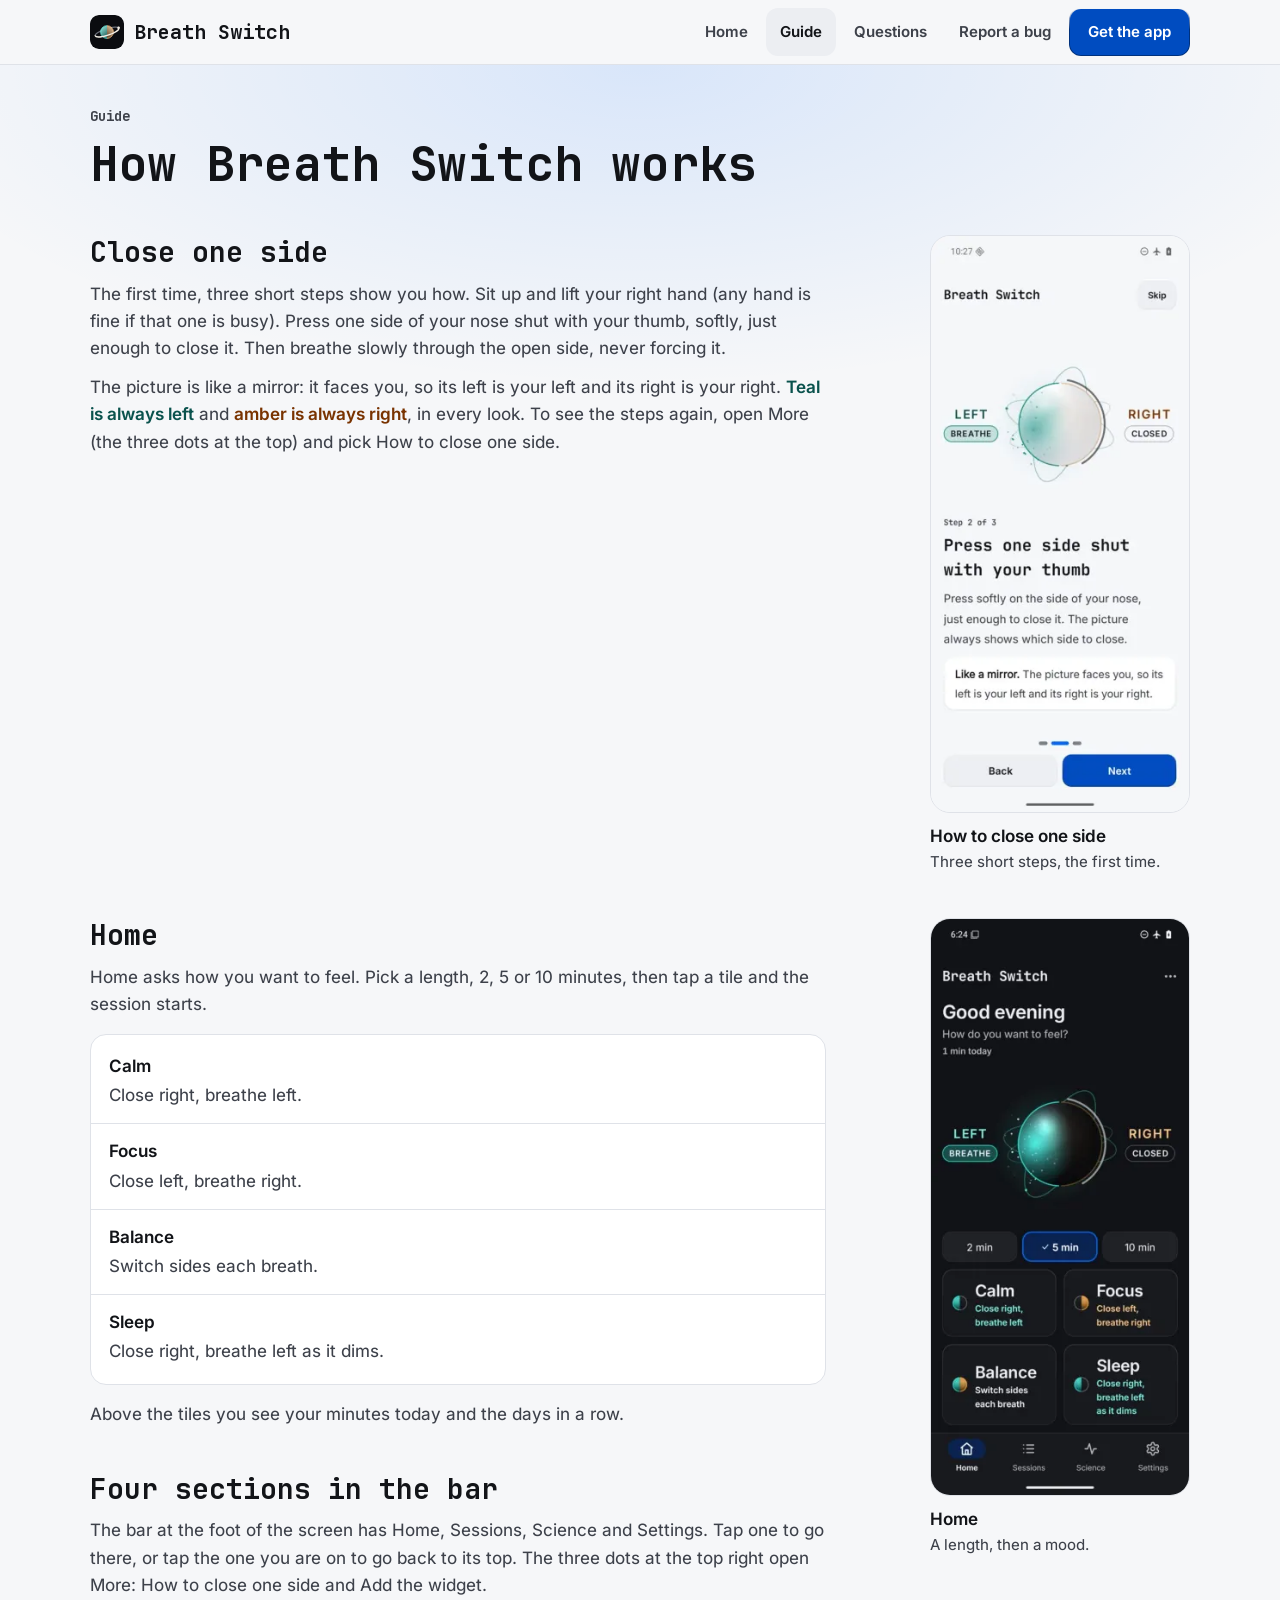
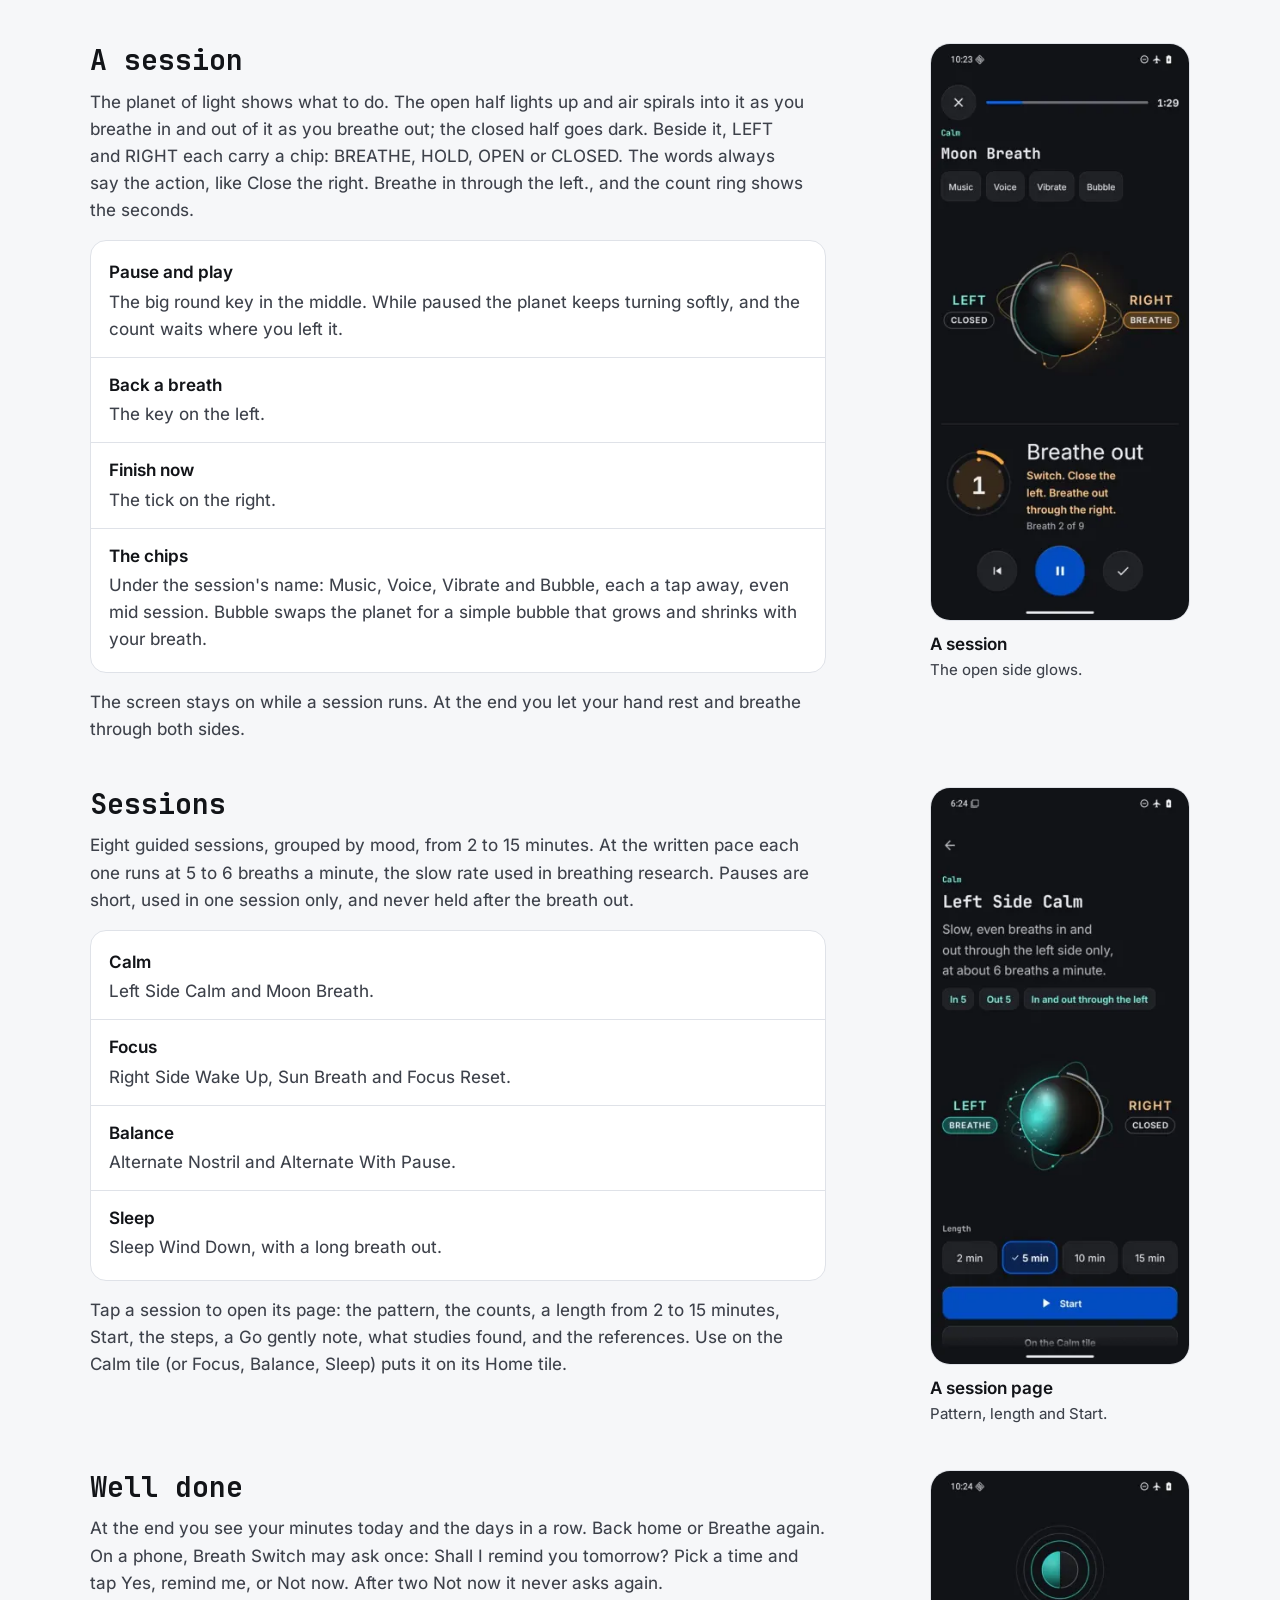
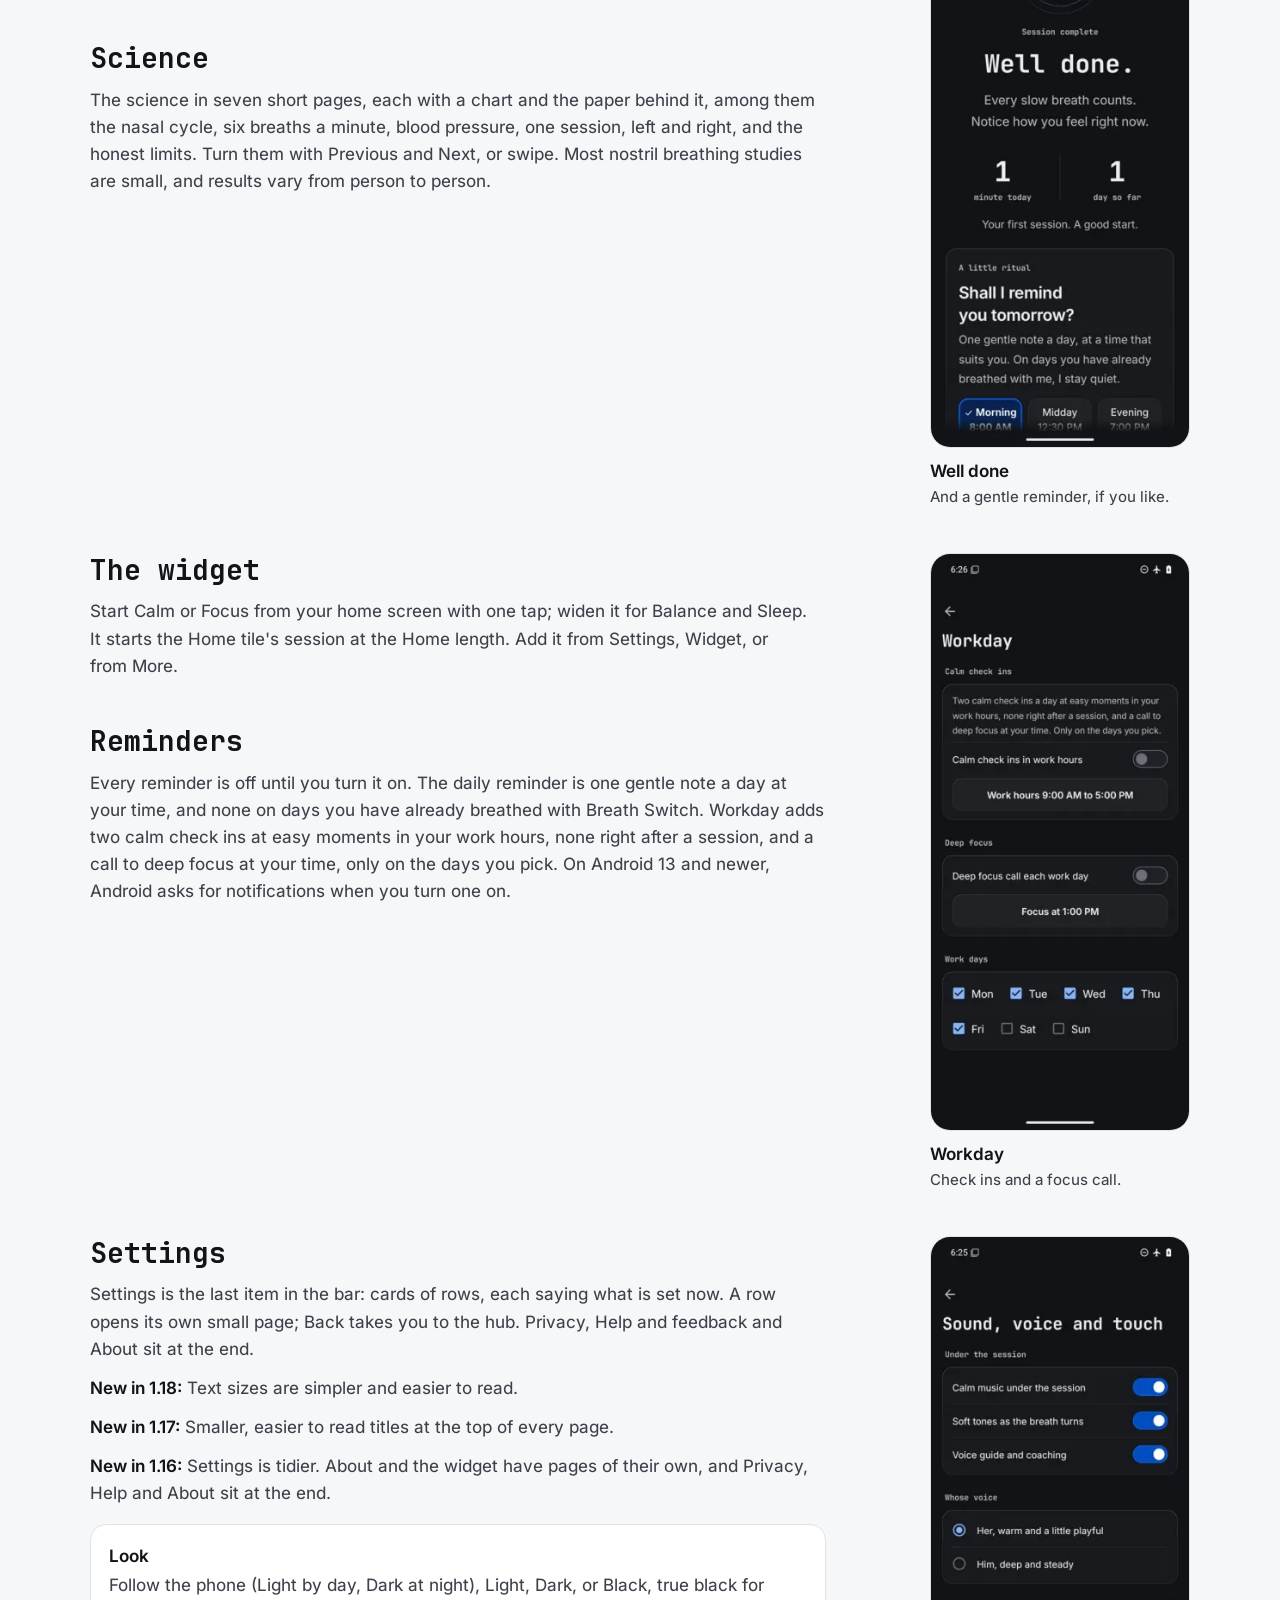
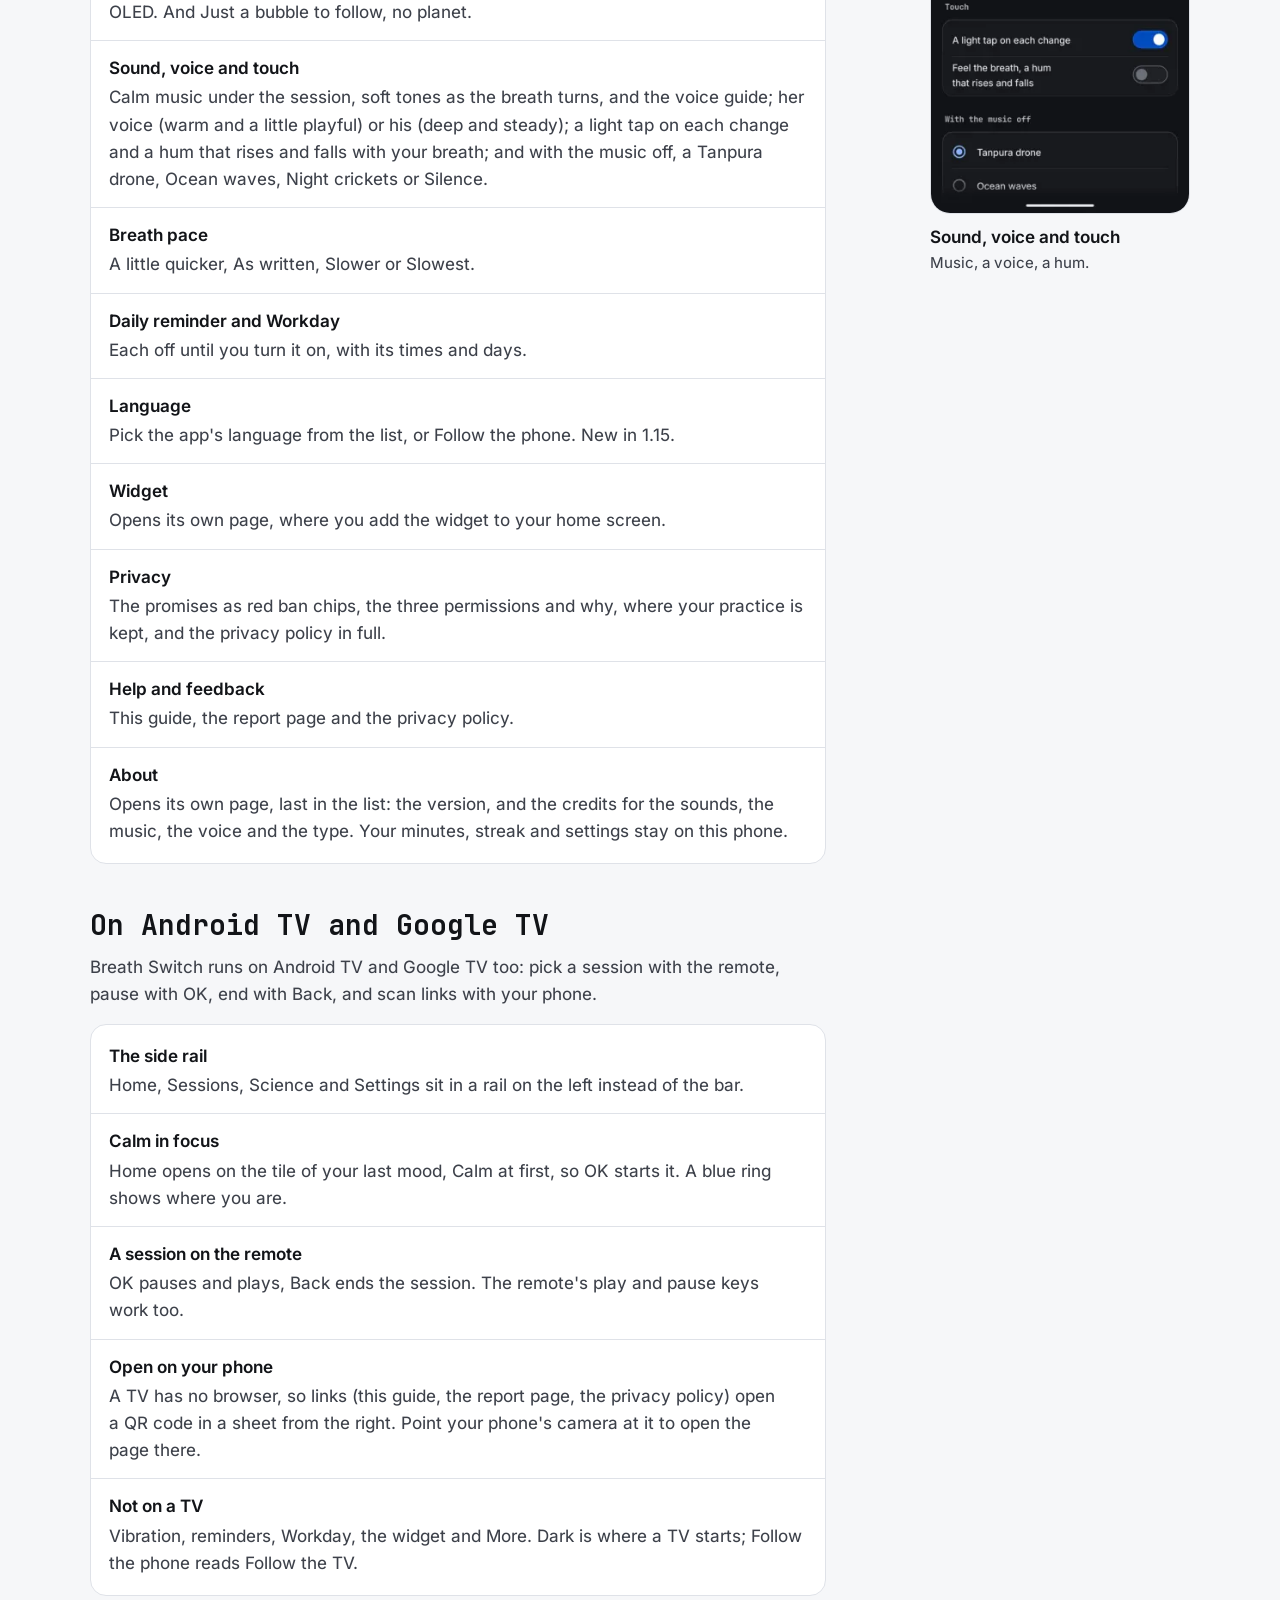
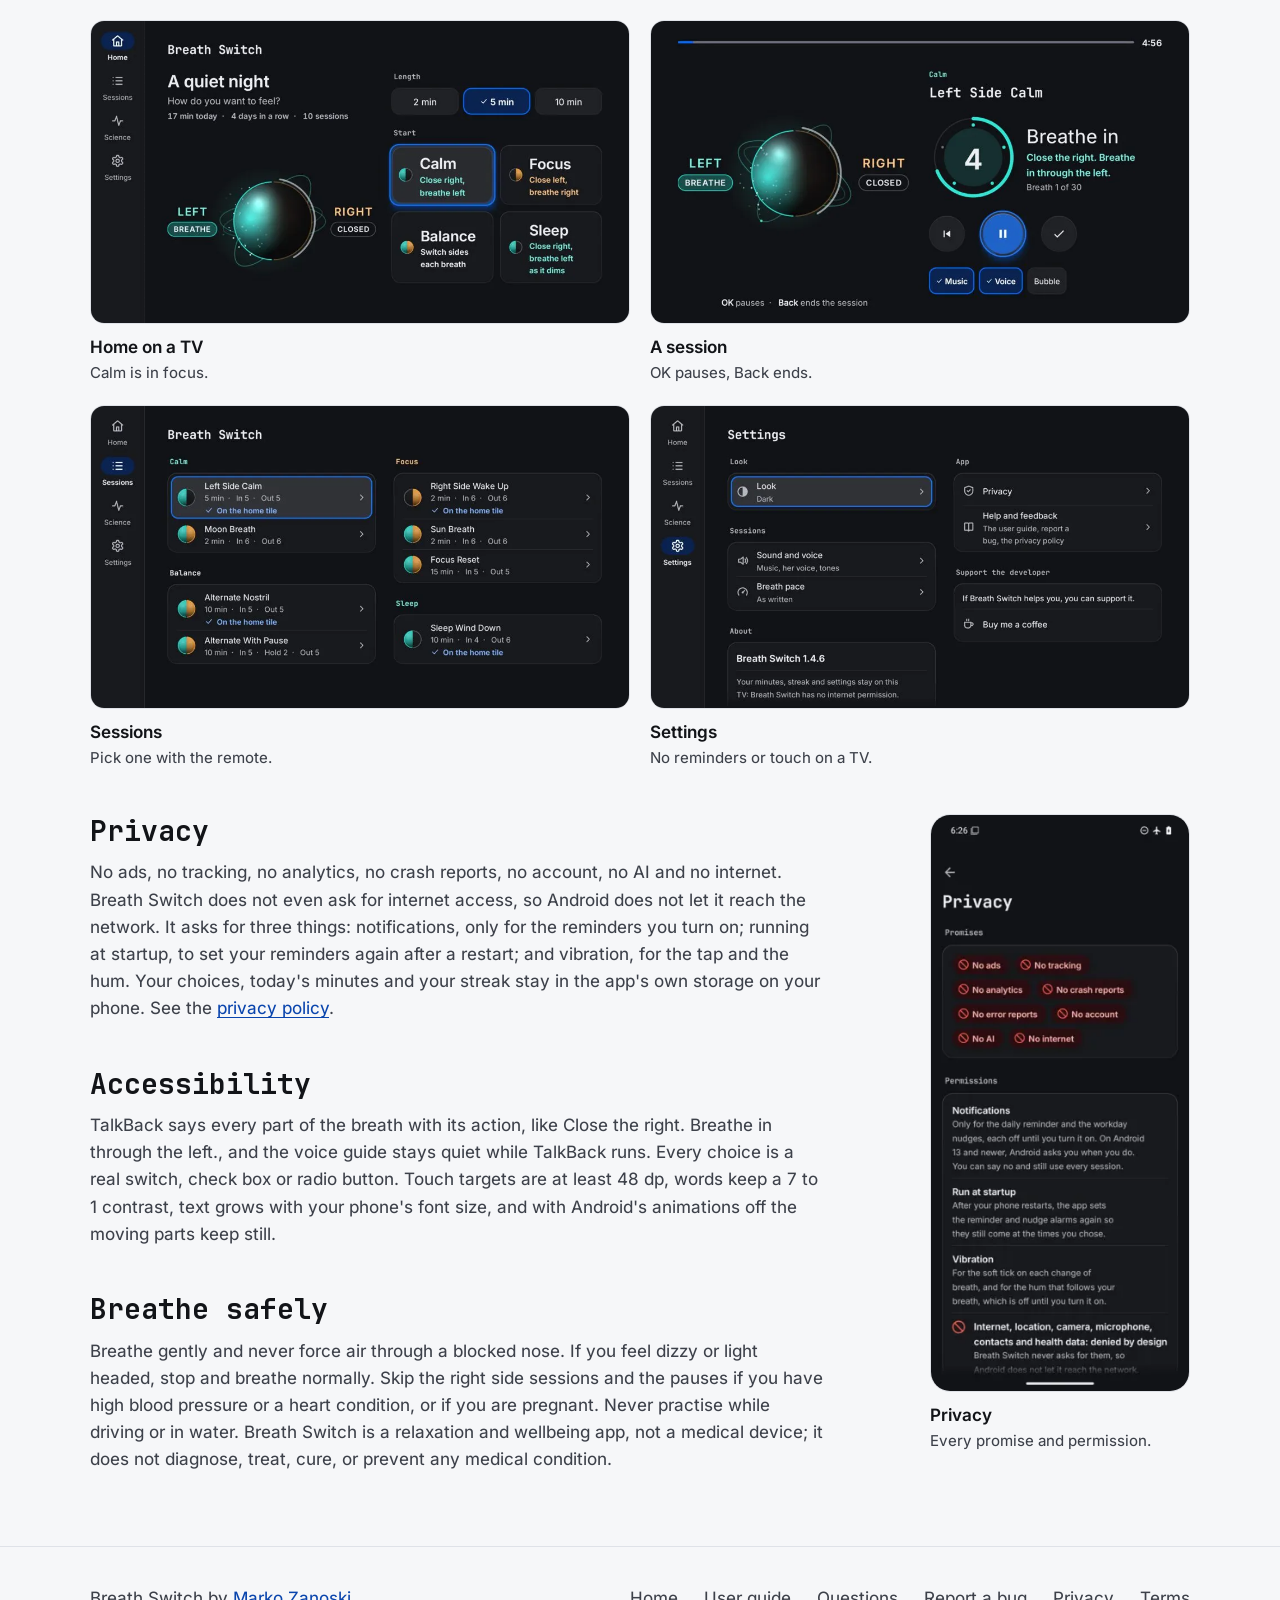
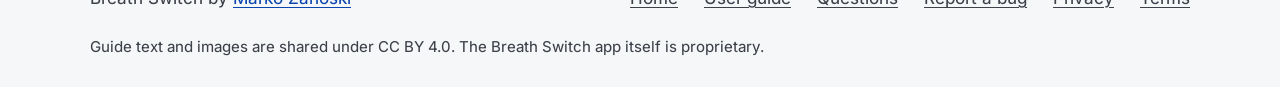
<file: docs/guide.html>
<!doctype html>
<html lang="en">
<head>
<meta charset="utf-8">
<meta name="viewport" content="width=device-width, initial-scale=1, viewport-fit=cover">
<title>Guide · Breath Switch user guide</title>
<meta name="description" content="How to use Breath Switch: the moods, the sessions, the planet of light, Science, Settings, the widget, reminders and Android TV.">
<meta name="theme-color" content="#f6f7f9" media="(prefers-color-scheme: light)">
<meta name="theme-color" content="#000000" media="(prefers-color-scheme: dark)">
<meta property="og:title" content="Guide · Breath Switch user guide">
<meta property="og:description" content="How to use Breath Switch: the moods, the sessions, the planet of light, Science, Settings, the widget, reminders and Android TV.">
<link rel="icon" href="img/icon.svg" type="image/svg+xml">
<link rel="preload" href="fonts/jetbrains-mono-bold.woff2" as="font" type="font/woff2" crossorigin>
<link rel="preload" href="fonts/inter-regular.woff2" as="font" type="font/woff2" crossorigin>
<style>:root {
color-scheme: light dark;
--zs-fill: #004cc0;
--zs-on-fill: #ffffff;
--zs-glow: #0068ff;
--zs-mono: "JetBrains Mono", ui-monospace, "SF Mono", Menlo, Consolas, monospace;
--zs-sans: "Inter", system-ui, -apple-system, "Segoe UI", Roboto, sans-serif;
--zs-fs: 1;
--zs-type-screen-title: calc(27px * var(--zs-fs));
--zs-type-app-bar-title: calc(22px * var(--zs-fs));
--zs-type-pro-headline: calc(22px * var(--zs-fs));
--zs-type-sheet-title: calc(18px * var(--zs-fs));
--zs-type-sheet-title-big: calc(22px * var(--zs-fs));
--zs-type-section-label: calc(13px * var(--zs-fs));
--zs-type-panel-value: calc(19px * var(--zs-fs));
--zs-type-number: calc(20px * var(--zs-fs));
--zs-type-version: calc(17px * var(--zs-fs));
--zs-type-body: calc(15px * var(--zs-fs));
--zs-type-key: calc(15px * var(--zs-fs));
--zs-type-key-main: calc(16px * var(--zs-fs));
--zs-type-header-key: calc(13px * var(--zs-fs));
--zs-type-item-name: calc(15px * var(--zs-fs));
--zs-type-feature-name: calc(15px * var(--zs-fs));
--zs-type-pitch: calc(14.5px * var(--zs-fs));
--zs-type-hint: calc(14px * var(--zs-fs));
--zs-type-small: calc(13.5px * var(--zs-fs));
--zs-type-feature-line: calc(13px * var(--zs-fs));
--zs-type-nav-label: calc(12.5px * var(--zs-fs));
--zs-type-chip: calc(12.5px * var(--zs-fs));
--zs-type-meta: calc(12.5px * var(--zs-fs));
--zs-type-axis: calc(12px * var(--zs-fs));
--zs-r-plate: 16px;
--zs-r-key: 14px;
--zs-r-key-focus-inner: 10px;
--zs-r-header-key: 12px;
--zs-r-icon-button: 12px;
--zs-r-row: 12px;
--zs-r-note: 12px;
--zs-r-theme-tile: 14px;
--zs-r-tile-preview: 9px;
--zs-r-feature-tile: 10px;
--zs-r-list-icon: 10px;
--zs-r-sheet-top: 24px;
--zs-r-grab: 4px;
--zs-r-pill: 999px;
--zs-r-chip: 999px;
--zs-r-switch: 999px;
--zs-key-h: 52px;
--zs-header-key-h: 48px;
--zs-touch: 48px;
--zs-row-h: 52px;
--zs-item-h: 56px;
--zs-nav-item-h: 56px;
--zs-pill-w: 60px;
--zs-pill-h: 32px;
--zs-pro-row-h: 60px;
--zs-content-max: 1100px;
--zs-press-ms: 70ms;
--zs-release-ms: 140ms;
--zs-look-ms: 250ms;
--zs-pill-ms: 200ms;
--zs-s0: 2px;
--zs-s1: 4px;
--zs-s2: 6px;
--zs-s3: 8px;
--zs-s4: 10px;
--zs-s5: 12px;
--zs-s6: 14px;
--zs-s7: 16px;
--zs-s8: 18px;
--zs-s9: 22px;
--zs-s10: 26px;
--zs-s11: 28px;
--zs-s12: 32px;
--zs-s13: 48px;
--zs-ground: #f6f7f9;
--zs-plate: #ffffff;
--zs-well: #eceef2;
--zs-line: #dfe2e8;
--zs-edge: #7b808c;
--zs-bevel: #ffffff;
--zs-text: #121418;
--zs-soft: #3d414a;
--zs-blue: #0a45ad;
--zs-on-blue: #ffffff;
--zs-ok: #0a5530;
--zs-warn: #5c3a00;
--zs-bad: #931313;
--zs-scrim: rgba(18,20,24,.38);
--zs-chosen: #e8f0ff;
--zs-on-chosen: #0a3f9e;
--zs-risky-fill: #fde8e7;
--zs-risky-text: #8a1010;
--zs-risky-line: #d42a20;
--zs-live-dot: #1a7f4b;
}
@media (prefers-color-scheme: dark) {
:root:not([data-look]), :root[data-look="auto"] {
--zs-ground: #000000;
--zs-plate: #0d0d10;
--zs-well: #16171b;
--zs-line: #24252b;
--zs-edge: #646771;
--zs-bevel: #34363e;
--zs-text: #ffffff;
--zs-soft: #b6b8c0;
--zs-blue: #7aaeff;
--zs-on-blue: #04132e;
--zs-ok: #6fdc9b;
--zs-warn: #f2c06b;
--zs-bad: #ff9d97;
--zs-scrim: rgba(0,0,0,.6);
--zs-chosen: #0a2350;
--zs-on-chosen: #ffffff;
--zs-risky-fill: #2a0d10;
--zs-risky-text: #ffb4ae;
--zs-risky-line: #ff5a4f;
--zs-live-dot: #3ecf8e;
}
}
:root[data-look="light"] {
color-scheme: light;
--zs-ground: #f6f7f9;
--zs-plate: #ffffff;
--zs-well: #eceef2;
--zs-line: #dfe2e8;
--zs-edge: #7b808c;
--zs-bevel: #ffffff;
--zs-text: #121418;
--zs-soft: #3d414a;
--zs-blue: #0a45ad;
--zs-on-blue: #ffffff;
--zs-ok: #0a5530;
--zs-warn: #5c3a00;
--zs-bad: #931313;
--zs-scrim: rgba(18,20,24,.38);
--zs-chosen: #e8f0ff;
--zs-on-chosen: #0a3f9e;
--zs-risky-fill: #fde8e7;
--zs-risky-text: #8a1010;
--zs-risky-line: #d42a20;
--zs-live-dot: #1a7f4b;
}
:root[data-look="dark"] {
color-scheme: dark;
--zs-ground: #111215;
--zs-plate: #18191d;
--zs-well: #1f2126;
--zs-line: #2a2c33;
--zs-edge: #6c707b;
--zs-bevel: #3a3d46;
--zs-text: #eceef2;
--zs-soft: #b5b8c1;
--zs-blue: #86b6ff;
--zs-on-blue: #04132e;
--zs-ok: #6fdc9b;
--zs-warn: #f2c06b;
--zs-bad: #ff9d97;
--zs-scrim: rgba(0,0,0,.55);
--zs-chosen: #0a2350;
--zs-on-chosen: #ffffff;
--zs-risky-fill: #2a0d10;
--zs-risky-text: #ffb4ae;
--zs-risky-line: #ff5a4f;
--zs-live-dot: #3ecf8e;
}
:root[data-look="black"] {
color-scheme: dark;
--zs-ground: #000000;
--zs-plate: #0d0d10;
--zs-well: #16171b;
--zs-line: #24252b;
--zs-edge: #646771;
--zs-bevel: #34363e;
--zs-text: #ffffff;
--zs-soft: #b6b8c0;
--zs-blue: #7aaeff;
--zs-on-blue: #04132e;
--zs-ok: #6fdc9b;
--zs-warn: #f2c06b;
--zs-bad: #ff9d97;
--zs-scrim: rgba(0,0,0,.6);
--zs-chosen: #0a2350;
--zs-on-chosen: #ffffff;
--zs-risky-fill: #2a0d10;
--zs-risky-text: #ffb4ae;
--zs-risky-line: #ff5a4f;
--zs-live-dot: #3ecf8e;
}
@media (prefers-reduced-motion: reduce) { :root { --zs-press-ms: 0ms; --zs-release-ms: 0ms; --zs-look-ms: 0ms; --zs-pill-ms: 0ms; } }
@font-face { font-family: Inter; src: url(fonts/inter-regular.woff2) format("woff2"); font-weight: 400; font-display: swap; }
@font-face { font-family: Inter; src: url(fonts/inter-semibold.woff2) format("woff2"); font-weight: 600; font-display: swap; }
@font-face { font-family: "JetBrains Mono"; src: url(fonts/jetbrains-mono-bold.woff2) format("woff2"); font-weight: 700; font-display: swap; }
:root, :root[data-look="light"] { --bs-left: #0a524d; --bs-right: #793300; }
@media (prefers-color-scheme: dark) { :root:not([data-look]), :root[data-look="auto"] { --bs-left: #7cf0e2; --bs-right: #ffc78a; } }
.left { color: var(--bs-left); font-weight: 600; }
.right { color: var(--bs-right); font-weight: 600; }
* { box-sizing: border-box; }
html { background: var(--zs-ground); scroll-behavior: smooth; -webkit-text-size-adjust: 100%; }
@media (prefers-reduced-motion: reduce) { html { scroll-behavior: auto; } }
body { margin: 0; color: var(--zs-text); background: var(--zs-ground); font: 400 1.0625rem/1.6 var(--zs-sans); -webkit-font-smoothing: antialiased; }
img, svg { display: block; max-width: 100%; }
a { color: var(--zs-blue); text-underline-offset: .2em; }
a:hover { text-decoration-thickness: 2px; }
:focus-visible { outline: 2px solid var(--zs-glow); outline-offset: 3px; border-radius: var(--zs-r-row); }
.skip { position: absolute; left: -999px; top: 8px; z-index: 20; background: var(--zs-fill); color: var(--zs-on-fill); padding: 12px 18px; border-radius: var(--zs-r-key); font-weight: 600; }
.skip:focus { left: 12px; }
.wrap { width: min(var(--zs-content-max), 100% - 40px); margin-inline: auto; }
h1, h2, .lbl { font-family: var(--zs-mono); font-weight: 700; letter-spacing: 0; margin: 0; }
h1, h2, h3 { text-wrap: balance; }
p, li, dd { text-wrap: pretty; }
h1 { font-size: clamp(2rem, 5.2vw, 3rem); line-height: 1.12; }
h2 { font-size: clamp(1.375rem, 3vw, 1.75rem); line-height: 1.2; margin: 44px 0 12px; }
h3, .h3 { font: 600 1.125rem/1.35 var(--zs-sans); margin: 0; }
.lbl { font-size: .875rem; color: var(--zs-soft); margin: 0 0 10px; }
p { margin: 0; }
p + p { margin-top: 12px; }
.bar { position: sticky; top: 0; z-index: 10; background: var(--zs-ground); border-bottom: 1px solid var(--zs-line); padding-top: env(safe-area-inset-top, 0px); }
.bar .wrap { display: flex; flex-wrap: wrap; align-items: center; justify-content: space-between; gap: 0 12px; min-height: 64px; padding-block: 8px; }
.brand { display: flex; align-items: center; gap: 10px; min-height: 48px; color: var(--zs-text); text-decoration: none; font: 700 1.25rem/1 var(--zs-mono); white-space: nowrap; }
.brand img { width: 34px; height: 34px; border-radius: 9px; }
.bar nav { display: flex; align-items: center; gap: 4px; }
.bar nav a { display: inline-flex; align-items: center; min-height: 48px; padding: 0 14px; border-radius: var(--zs-r-row); color: var(--zs-soft); font-weight: 600; font-size: .9375rem; text-decoration: none; white-space: nowrap; }
.bar nav a:hover, .bar nav a[aria-current] { color: var(--zs-text); background: var(--zs-well); }
@media (max-width: 760px) { .hide-s { display: none !important; } }
.key { display: inline-flex; align-items: center; justify-content: center; gap: 10px; min-height: var(--zs-key-h); padding: 0 22px; border-radius: var(--zs-r-key); border: 1px solid transparent; font: 600 1rem/1.2 var(--zs-sans); text-decoration: none; text-align: center; cursor: pointer; transition: transform var(--zs-release-ms) ease, filter var(--zs-release-ms) ease; }
.key:active { transform: scale(.97); transition-duration: var(--zs-press-ms); }
.key.filled, .bar nav a.key { color: var(--zs-on-fill); background: linear-gradient(var(--zs-fill), var(--zs-fill)) padding-box, linear-gradient(to bottom, rgba(255,255,255,.32), color-mix(in srgb, var(--zs-fill) 65%, #000) 45%) border-box; }
.key.filled:hover, .bar nav a.key:hover { color: var(--zs-on-fill); filter: brightness(1.08); }
.bar nav a.key { min-height: 48px; padding: 0 18px; border-radius: var(--zs-r-header-key); }
.key.tonal { color: var(--zs-text); background: linear-gradient(var(--zs-well), var(--zs-well)) padding-box, linear-gradient(to bottom, var(--zs-bevel), var(--zs-line) 45%) border-box; }
.keys { display: grid; gap: 10px; margin-top: 28px; max-width: 34rem; }
@media (min-width: 35em) { .keys { grid-auto-flow: column; grid-auto-columns: minmax(0, 1fr); } }
.plate { background: var(--zs-plate); border: 1px solid var(--zs-line); border-radius: var(--zs-r-plate); box-shadow: 0 1px 0 var(--zs-bevel) inset; }
.page { position: relative; isolation: isolate; padding-block: 40px 72px; }
.page::before { content: ""; position: absolute; inset: 0 0 auto; height: 320px; z-index: -1; pointer-events: none; background: radial-gradient(60% 100% at 50% 0%, color-mix(in srgb, var(--zs-glow) 12%, transparent), transparent); }
.lede { margin-top: 16px; max-width: 40rem; color: var(--zs-soft); font-size: clamp(1.0625rem, 1.8vw, 1.25rem); }
.doc { max-width: 46rem; overflow-wrap: break-word; }
.doc p, .doc li { color: var(--zs-soft); }
.doc strong, .doc b { color: var(--zs-text); font-weight: 600; }
.doc ul, .doc ol { padding-left: 1.3em; }
.doc li + li { margin-top: 6px; }
dl.rows { margin: 16px 0 0; padding: 4px 0; }
dl.rows > div { padding: 14px 18px; }
dl.rows > div + div { border-top: 1px solid var(--zs-line); }
dl.rows dt { font-weight: 600; color: var(--zs-text); }
dl.rows dd { margin: 2px 0 0; color: var(--zs-soft); }
.with-shot { display: grid; grid-template-columns: minmax(0, 1fr); gap: 24px; align-items: start; }
@media (min-width: 840px) { .with-shot { grid-template-columns: minmax(0, 1fr) 260px; gap: 56px; } .with-shot > figure { position: sticky; top: 88px; margin-top: 44px; } }
figure { margin: 0; }
figure img { width: 100%; height: auto; aspect-ratio: 9 / 20; border-radius: 20px; border: 1px solid var(--zs-line); background: var(--zs-plate); }
.with-shot > figure { max-width: 260px; }
figcaption { margin-top: 10px; font-weight: 600; }
figcaption span { display: block; font-weight: 400; color: var(--zs-soft); font-size: .9375rem; }
.shots { display: grid; gap: 16px; grid-template-columns: repeat(2, minmax(0, 1fr)); margin: 32px 0 0; padding: 0; list-style: none; }
@media (min-width: 840px) { .shots { grid-template-columns: repeat(4, minmax(0, 1fr)); gap: 24px; } }
figure.tv img { aspect-ratio: 16 / 9; border-radius: 14px; }
.tvshots { display: grid; gap: 20px; grid-template-columns: minmax(0, 1fr); margin: 24px 0 0; padding: 0; list-style: none; }
@media (min-width: 640px) { .tvshots { grid-template-columns: repeat(2, minmax(0, 1fr)); } }
.cards { display: grid; gap: 12px; margin-top: 24px; }
@media (min-width: 840px) { .cards { grid-template-columns: 1fr 1fr; } }
.card { padding: 22px; display: flex; flex-direction: column; gap: 6px; }
.card p { color: var(--zs-soft); }
.card .key { margin-top: auto; align-self: start; }
.card p:last-of-type { margin-bottom: 14px; }
.mail { color: var(--zs-text); }
.sr { position: absolute; width: 1px; height: 1px; overflow: hidden; clip-path: inset(50%); white-space: nowrap; }
footer { border-top: 1px solid var(--zs-line); padding: 28px 0 calc(28px + env(safe-area-inset-bottom, 0px)); color: var(--zs-soft); }
footer .wrap { display: flex; flex-wrap: wrap; gap: 12px 24px; justify-content: space-between; align-items: center; }
footer nav { display: flex; flex-wrap: wrap; gap: 2px; margin-inline: -12px; }
footer nav a { display: inline-flex; align-items: center; min-height: 48px; padding: 0 12px; color: var(--zs-soft); border-radius: var(--zs-r-row); }
footer nav a:hover, footer nav a[aria-current] { color: var(--zs-text); }
footer .lic { flex-basis: 100%; font-size: .9375rem; }
@media (min-width: 2200px) { html { font-size: 130%; } .wrap { width: min(1600px, 100% - 96px); } }
@media (min-width: 3200px) { html { font-size: 180%; } .wrap { width: min(2400px, 100% - 160px); } }
@media (prefers-reduced-motion: reduce) { .key { transition: none; } .key:active { transform: none; } }</style>
</head>
<body>
<a class="skip" href="#main">Skip to content</a>
<header class="bar">
  <div class="wrap">
    <a class="brand" href="index.html"><img src="img/icon.svg" alt="" width="34" height="34"><span>Breath Switch</span></a>
    <nav aria-label="Guide pages"><a class="hide-s" href="index.html">Home</a><a class="hide-s" href="guide.html" aria-current="page">Guide</a><a class="hide-s" href="faq.html">Questions</a><a class="hide-s" href="report.html">Report a bug</a><a class="key" href="https://play.google.com/store/apps/details?id=com.zanoshky.breathswitch&amp;referrer=utm_source%3Dgithub-guide%26utm_medium%3Dreferral%26utm_campaign%3Dbreath-switch-2026-11">Get the app</a></nav>
  </div>
</header>
<main id="main" class="page">
  <div class="wrap">

    <p class="lbl">Guide</p>
    <h1>How Breath Switch works</h1>

    <div class="with-shot">
      <div class="doc">
        <h2>Close one side</h2>
        <p>The first time, three short steps show you how. Sit up and lift your right hand (any hand is fine if that one is busy). Press one side of your nose shut with your thumb, softly, just enough to close it. Then breathe slowly through the open side, never forcing it.</p>
        <p>The picture is like a mirror: it faces you, so its left is your left and its right is your right. <span class="left">Teal is always left</span> and <span class="right">amber is always right</span>, in every look. To see the steps again, open More (the three dots at the top) and pick How to close one side.</p>
      </div>
      <figure><img src="img/onboarding.jpg" srcset="img/onboarding-300.webp 300w, img/onboarding-540.webp 540w" sizes="(min-width: 840px) 260px, 45vw" alt="Step 2 of 3 in Light: the planet with LEFT OPEN and RIGHT CLOSED, Press one side shut with your thumb, and the note Like a mirror. The picture faces you, so its left is your left." width="540" height="1200" loading="lazy" decoding="async"><figcaption>How to close one side<span>Three short steps, the first time.</span></figcaption></figure>
    </div>

    <div class="with-shot">
      <div class="doc">
        <h2>Home</h2>
        <p>Home asks how you want to feel. Pick a length, 2, 5 or 10 minutes, then tap a tile and the session starts.</p>
        <dl class="rows plate">
          <div><dt>Calm</dt><dd>Close right, breathe left.</dd></div>
          <div><dt>Focus</dt><dd>Close left, breathe right.</dd></div>
          <div><dt>Balance</dt><dd>Switch sides each breath.</dd></div>
          <div><dt>Sleep</dt><dd>Close right, breathe left as it dims.</dd></div>
        </dl>
        <p style="margin-top:16px">Above the tiles you see your minutes today and the days in a row.</p>

        <h2>Four sections in the bar</h2>
        <p>The bar at the foot of the screen has Home, Sessions, Science and Settings. Tap one to go there, or tap the one you are on to go back to its top. The three dots at the top right open More: How to close one side and Add the widget.</p>
      </div>
      <figure><img src="img/home.jpg" srcset="img/home-300.webp 300w, img/home-540.webp 540w" sizes="(min-width: 840px) 260px, 45vw" alt="Breath Switch Home in Dark: Good evening, How do you want to feel?, the planet of light with its teal left half lit, LEFT BREATHE and RIGHT CLOSED, the 2, 5 and 10 min lengths, and the Calm, Focus, Balance and Sleep tiles, with Home, Sessions, Science and Settings in the bar." width="540" height="1200" loading="lazy" decoding="async"><figcaption>Home<span>A length, then a mood.</span></figcaption></figure>
    </div>

    <div class="with-shot">
      <div class="doc">
        <h2>A session</h2>
        <p>The planet of light shows what to do. The open half lights up and air spirals into it as you breathe in and out of it as you breathe out; the closed half goes dark. Beside it, LEFT and RIGHT each carry a chip: BREATHE, HOLD, OPEN or CLOSED. The words always say the action, like Close the right. Breathe in through the left., and the count ring shows the seconds.</p>
        <dl class="rows plate">
          <div><dt>Pause and play</dt><dd>The big round key in the middle. While paused the planet keeps turning softly, and the count waits where you left it.</dd></div>
          <div><dt>Back a breath</dt><dd>The key on the left.</dd></div>
          <div><dt>Finish now</dt><dd>The tick on the right.</dd></div>
          <div><dt>The chips</dt><dd>Under the session's name: Music, Voice, Vibrate and Bubble, each a tap away, even mid session. Bubble swaps the planet for a simple bubble that grows and shrinks with your breath.</dd></div>
        </dl>
        <p style="margin-top:16px">The screen stays on while a session runs. At the end you let your hand rest and breathe through both sides.</p>
      </div>
      <figure><img src="img/session.jpg" srcset="img/session-300.webp 300w, img/session-540.webp 540w" sizes="(min-width: 840px) 260px, 45vw" alt="A Moon Breath session in Dark: the planet with its amber right half lit, LEFT CLOSED and RIGHT BREATHE, the Music, Voice, Vibrate and Bubble chips, the count ring at 1 beside Breathe out, Switch. Close the left. Breathe out through the right., and the back a breath, pause and finish keys." width="540" height="1200" loading="lazy" decoding="async"><figcaption>A session<span>The open side glows.</span></figcaption></figure>
    </div>

    <div class="with-shot">
      <div class="doc">
        <h2>Sessions</h2>
        <p>Eight guided sessions, grouped by mood, from 2 to 15 minutes. At the written pace each one runs at 5 to 6 breaths a minute, the slow rate used in breathing research. Pauses are short, used in one session only, and never held after the breath out.</p>
        <dl class="rows plate">
          <div><dt>Calm</dt><dd>Left Side Calm and Moon Breath.</dd></div>
          <div><dt>Focus</dt><dd>Right Side Wake Up, Sun Breath and Focus Reset.</dd></div>
          <div><dt>Balance</dt><dd>Alternate Nostril and Alternate With Pause.</dd></div>
          <div><dt>Sleep</dt><dd>Sleep Wind Down, with a long breath out.</dd></div>
        </dl>
        <p style="margin-top:16px">Tap a session to open its page: the pattern, the counts, a length from 2 to 15 minutes, Start, the steps, a Go gently note, what studies found, and the references. Use on the Calm tile (or Focus, Balance, Sleep) puts it on its Home tile.</p>
      </div>
      <figure><img src="img/technique.jpg" srcset="img/technique-300.webp 300w, img/technique-540.webp 540w" sizes="(min-width: 840px) 260px, 45vw" alt="The Left Side Calm page in Dark: Slow, even breaths in and out through the left side only, In 5 and Out 5, the planet, the Length picker with 2, 5, 10 and 15 min, and a Start key." width="540" height="1200" loading="lazy" decoding="async"><figcaption>A session page<span>Pattern, length and Start.</span></figcaption></figure>
    </div>

    <div class="with-shot">
      <div class="doc">
        <h2>Well done</h2>
        <p>At the end you see your minutes today and the days in a row. Back home or Breathe again. On a phone, Breath Switch may ask once: Shall I remind you tomorrow? Pick a time and tap Yes, remind me, or Not now. After two Not now it never asks again.</p>

        <h2>Science</h2>
        <p>The science in seven short pages, each with a chart and the paper behind it, among them the nasal cycle, six breaths a minute, blood pressure, one session, left and right, and the honest limits. Turn them with Previous and Next, or swipe. Most nostril breathing studies are small, and results vary from person to person.</p>
      </div>
      <figure><img src="img/done.jpg" srcset="img/done-300.webp 300w, img/done-540.webp 540w" sizes="(min-width: 840px) 260px, 45vw" alt="The done screen in Dark: Session complete, Well done., Every slow breath counts. Notice how you feel right now., 1 minute today, then the card A little ritual, Shall I remind you tomorrow? with Morning, Midday and Evening." width="540" height="1200" loading="lazy" decoding="async"><figcaption>Well done<span>And a gentle reminder, if you like.</span></figcaption></figure>
    </div>

    <div class="with-shot">
      <div class="doc">
        <h2>The widget</h2>
        <p>Start Calm or Focus from your home screen with one tap; widen it for Balance and Sleep. It starts the Home tile's session at the Home length. Add it from Settings, Widget, or from More.</p>

        <h2>Reminders</h2>
        <p>Every reminder is off until you turn it on. The daily reminder is one gentle note a day at your time, and none on days you have already breathed with Breath Switch. Workday adds two calm check ins at easy moments in your work hours, none right after a session, and a call to deep focus at your time, only on the days you pick. On Android 13 and newer, Android asks for notifications when you turn one on.</p>
      </div>
      <figure><img src="img/workday.jpg" srcset="img/workday-300.webp 300w, img/workday-540.webp 540w" sizes="(min-width: 840px) 260px, 45vw" alt="The Workday page in Dark: Calm check ins in work hours, work hours 9:00 AM to 5:00 PM, Deep focus call each work day at 1:00 PM, and the work days Mon to Sun as check boxes." width="540" height="1200" loading="lazy" decoding="async"><figcaption>Workday<span>Check ins and a focus call.</span></figcaption></figure>
    </div>

    <div class="with-shot">
      <div class="doc">
        <h2>Settings</h2>
        <p>Settings is the last item in the bar: cards of rows, each saying what is set now. A row opens its own small page; Back takes you to the hub. Privacy, Help and feedback and About sit at the end.</p>
        <p><strong>New in 1.18:</strong> Text sizes are simpler and easier to read.</p>
        <p><strong>New in 1.17:</strong> Smaller, easier to read titles at the top of every page.</p>
        <p><strong>New in 1.16:</strong> Settings is tidier. About and the widget have pages of their own, and Privacy, Help and About sit at the end.</p>
        <dl class="rows plate">
          <div><dt>Look</dt><dd>Follow the phone (Light by day, Dark at night), Light, Dark, or Black, true black for OLED. And Just a bubble to follow, no planet.</dd></div>
          <div><dt>Sound, voice and touch</dt><dd>Calm music under the session, soft tones as the breath turns, and the voice guide; her voice (warm and a little playful) or his (deep and steady); a light tap on each change and a hum that rises and falls with your breath; and with the music off, a Tanpura drone, Ocean waves, Night crickets or Silence.</dd></div>
          <div><dt>Breath pace</dt><dd>A little quicker, As written, Slower or Slowest.</dd></div>
          <div><dt>Daily reminder and Workday</dt><dd>Each off until you turn it on, with its times and days.</dd></div>
          <div><dt>Language</dt><dd>Pick the app's language from the list, or Follow the phone. New in 1.15.</dd></div>
          <div><dt>Widget</dt><dd>Opens its own page, where you add the widget to your home screen.</dd></div>
          <div><dt>Privacy</dt><dd>The promises as red ban chips, the three permissions and why, where your practice is kept, and the privacy policy in full.</dd></div>
          <div><dt>Help and feedback</dt><dd>This guide, the report page and the privacy policy.</dd></div>
          <div><dt>About</dt><dd>Opens its own page, last in the list: the version, and the credits for the sounds, the music, the voice and the type. Your minutes, streak and settings stay on this phone.</dd></div>
        </dl>
      </div>
      <figure><img src="img/sound.jpg" srcset="img/sound-300.webp 300w, img/sound-540.webp 540w" sizes="(min-width: 840px) 260px, 45vw" alt="Sound, voice and touch in Dark: calm music, soft tones and the voice guide switched on, her or him for the voice, the touch switches, and With the music off with Tanpura drone chosen." width="540" height="1200" loading="lazy" decoding="async"><figcaption>Sound, voice and touch<span>Music, a voice, a hum.</span></figcaption></figure>
    </div>

    <div class="doc">
      <h2>On Android TV and Google TV</h2>
      <p>Breath Switch runs on Android TV and Google TV too: pick a session with the remote, pause with OK, end with Back, and scan links with your phone.</p>
      <dl class="rows plate">
        <div><dt>The side rail</dt><dd>Home, Sessions, Science and Settings sit in a rail on the left instead of the bar.</dd></div>
        <div><dt>Calm in focus</dt><dd>Home opens on the tile of your last mood, Calm at first, so OK starts it. A blue ring shows where you are.</dd></div>
        <div><dt>A session on the remote</dt><dd>OK pauses and plays, Back ends the session. The remote's play and pause keys work too.</dd></div>
        <div><dt>Open on your phone</dt><dd>A TV has no browser, so links (this guide, the report page, the privacy policy) open a QR code in a sheet from the right. Point your phone's camera at it to open the page there.</dd></div>
        <div><dt>Not on a TV</dt><dd>Vibration, reminders, Workday, the widget and More. Dark is where a TV starts; Follow the phone reads Follow the TV.</dd></div>
      </dl>
    </div>
    <ul class="tvshots">
      <li><figure class="tv"><img src="img/tv-home.jpg" srcset="img/tv-home-480.webp 480w, img/tv-home-960.webp 960w" sizes="(min-width: 1140px) 540px, (min-width: 640px) 48vw, 100vw" alt="Breath Switch Home on a TV with the side rail on the left: A quiet night, minutes today and days in a row, the planet, the Length row with 5 min chosen and the Calm tile in focus." width="960" height="540" loading="lazy" decoding="async"><figcaption>Home on a TV<span>Calm is in focus.</span></figcaption></figure></li>
      <li><figure class="tv"><img src="img/tv-session.jpg" srcset="img/tv-session-480.webp 480w, img/tv-session-960.webp 960w" sizes="(min-width: 1140px) 540px, (min-width: 640px) 48vw, 100vw" alt="A Left Side Calm session on a TV: the planet on the left with its teal half lit, Breathe in with the count ring at 4, the pause key in focus and the hint OK pauses, Back ends the session." width="960" height="540" loading="lazy" decoding="async"><figcaption>A session<span>OK pauses, Back ends.</span></figcaption></figure></li>
      <li><figure class="tv"><img src="img/tv-sessions.jpg" srcset="img/tv-sessions-480.webp 480w, img/tv-sessions-960.webp 960w" sizes="(min-width: 1140px) 540px, (min-width: 640px) 48vw, 100vw" alt="Sessions on a TV in two columns of Calm, Focus, Balance and Sleep plates, with Left Side Calm in focus and the home tile sessions marked." width="960" height="540" loading="lazy" decoding="async"><figcaption>Sessions<span>Pick one with the remote.</span></figcaption></figure></li>
      <li><figure class="tv"><img src="img/tv-settings.jpg" srcset="img/tv-settings-480.webp 480w, img/tv-settings-960.webp 960w" sizes="(min-width: 1140px) 540px, (min-width: 640px) 48vw, 100vw" alt="Settings on a TV: Look in focus, Sound and voice, Breath pace, About, Privacy, and Help and feedback." width="960" height="540" loading="lazy" decoding="async"><figcaption>Settings<span>No reminders or touch on a TV.</span></figcaption></figure></li>
    </ul>

    <div class="with-shot">
      <div class="doc">
        <h2>Privacy</h2>
        <p>No ads, no tracking, no analytics, no crash reports, no account, no AI and no internet. Breath Switch does not even ask for internet access, so Android does not let it reach the network. It asks for three things: notifications, only for the reminders you turn on; running at startup, to set your reminders again after a restart; and vibration, for the tap and the hum. Your choices, today's minutes and your streak stay in the app's own storage on your phone. See the <a href="https://breathswitch.zanoski.com/privacy">privacy policy</a>.</p>

        <h2>Accessibility</h2>
        <p>TalkBack says every part of the breath with its action, like Close the right. Breathe in through the left., and the voice guide stays quiet while TalkBack runs. Every choice is a real switch, check box or radio button. Touch targets are at least 48 dp, words keep a 7 to 1 contrast, text grows with your phone's font size, and with Android's animations off the moving parts keep still.</p>

        <h2>Breathe safely</h2>
        <p>Breathe gently and never force air through a blocked nose. If you feel dizzy or light headed, stop and breathe normally. Skip the right side sessions and the pauses if you have high blood pressure or a heart condition, or if you are pregnant. Never practise while driving or in water. Breath Switch is a relaxation and wellbeing app, not a medical device; it does not diagnose, treat, cure, or prevent any medical condition.</p>
      </div>
      <figure><img src="img/privacy.jpg" srcset="img/privacy-300.webp 300w, img/privacy-540.webp 540w" sizes="(min-width: 840px) 260px, 45vw" alt="Privacy in Dark: red ban chips No ads, No tracking, No analytics, No crash reports, No error reports, No account, No AI and No internet, then Notifications, Run at startup and Vibration with why, and Internet, location, camera, microphone, contacts and health data denied by design." width="540" height="1200" loading="lazy" decoding="async"><figcaption>Privacy<span>Every promise and permission.</span></figcaption></figure>
    </div>

  </div>
</main>
<footer>
  <div class="wrap">
    <span>Breath Switch by <a href="https://zanoski.com">Marko Zanoski</a></span>
    <nav aria-label="Footer"><a href="https://breathswitch.zanoski.com">Home</a><a href="index.html">User guide</a><a href="faq.html">Questions</a><a href="report.html">Report a bug</a><a href="https://breathswitch.zanoski.com/privacy">Privacy</a><a href="https://breathswitch.zanoski.com/terms">Terms</a></nav>
    <p class="lic">Guide text and images are shared under CC BY 4.0. The Breath Switch app itself is proprietary.</p>
  </div>
</footer>
</body>
</html>
</file>
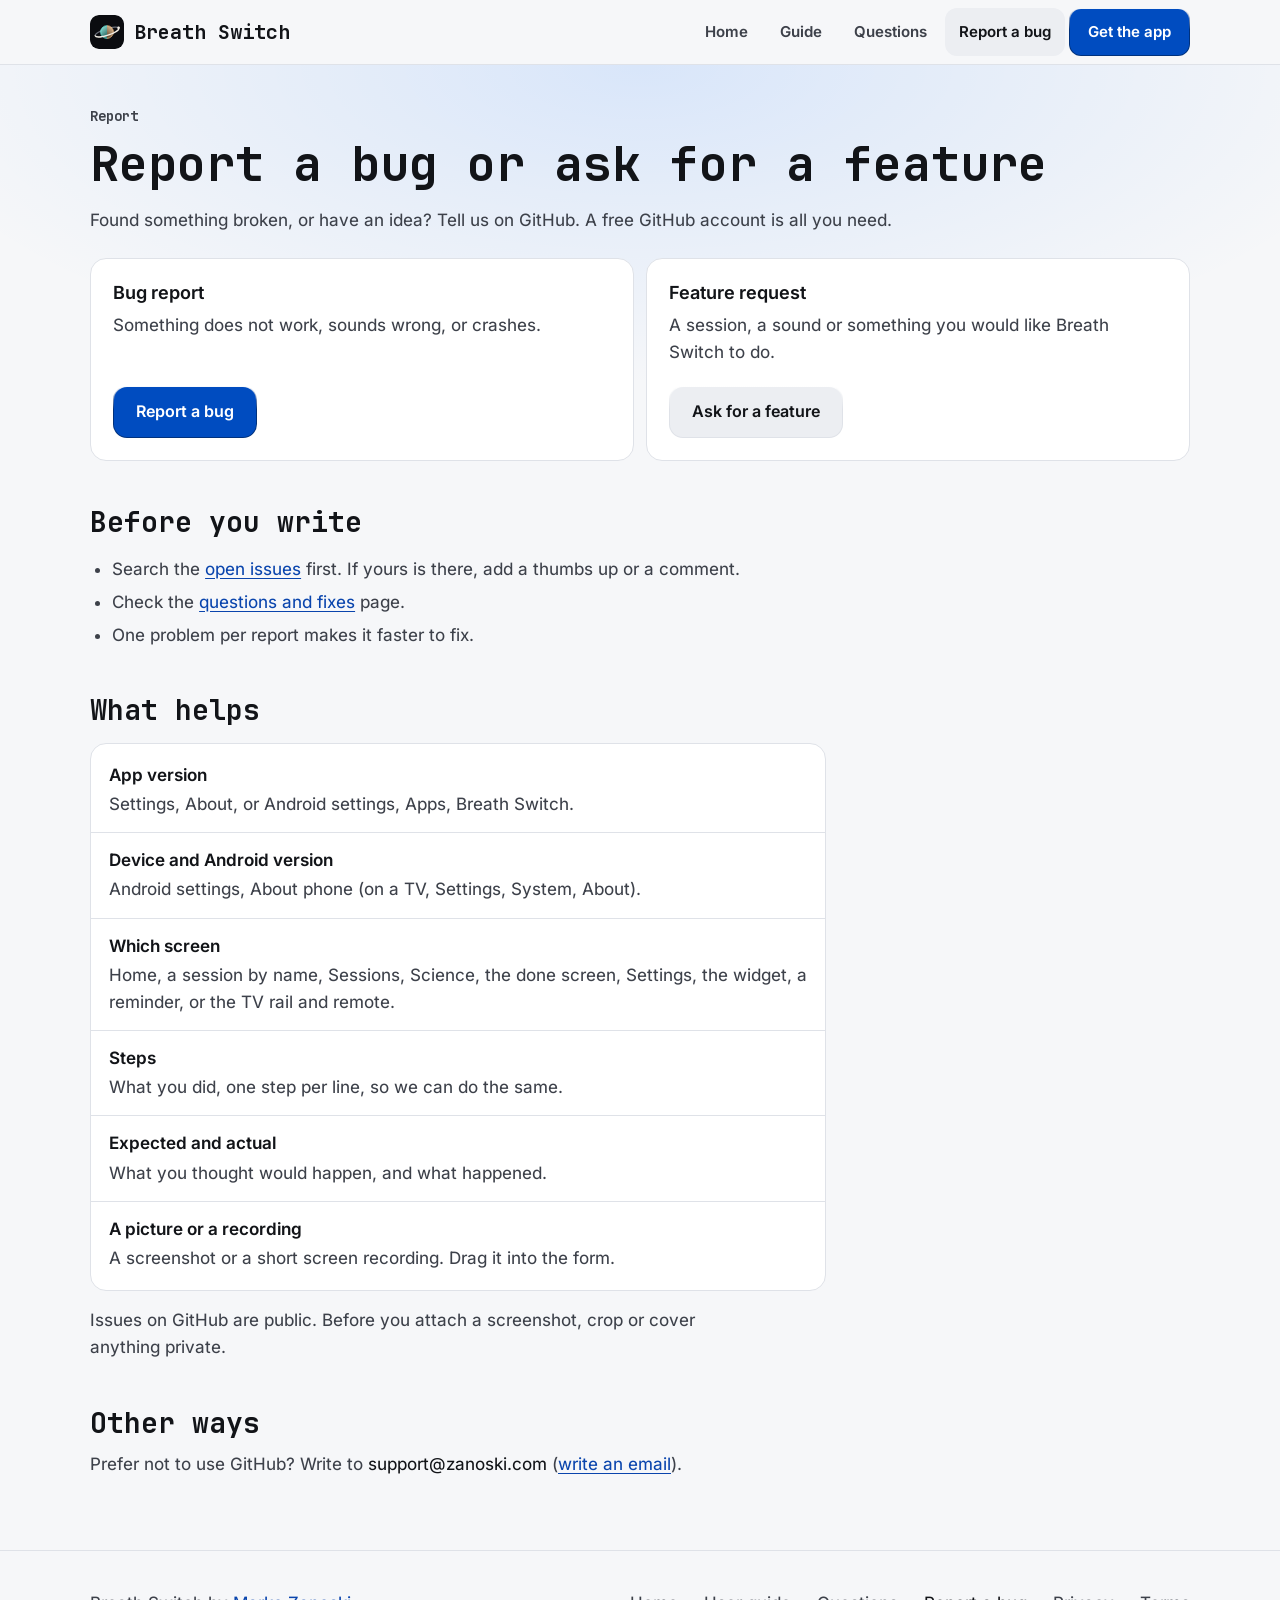
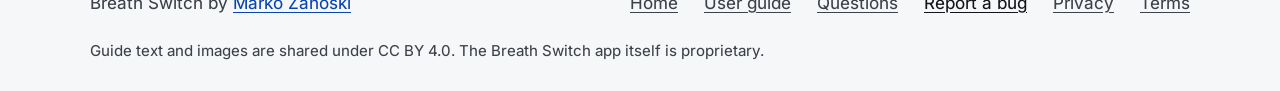
<file: docs/report.html>
<!doctype html>
<html lang="en">
<head>
<meta charset="utf-8">
<meta name="viewport" content="width=device-width, initial-scale=1, viewport-fit=cover">
<title>Report a bug · Breath Switch user guide</title>
<meta name="description" content="How to report a Breath Switch bug or ask for a feature on GitHub.">
<meta name="theme-color" content="#f6f7f9" media="(prefers-color-scheme: light)">
<meta name="theme-color" content="#000000" media="(prefers-color-scheme: dark)">
<meta property="og:title" content="Report a bug · Breath Switch user guide">
<meta property="og:description" content="How to report a Breath Switch bug or ask for a feature on GitHub.">
<link rel="icon" href="img/icon.svg" type="image/svg+xml">
<link rel="preload" href="fonts/jetbrains-mono-bold.woff2" as="font" type="font/woff2" crossorigin>
<link rel="preload" href="fonts/inter-regular.woff2" as="font" type="font/woff2" crossorigin>
<style>:root {
color-scheme: light dark;
--zs-fill: #004cc0;
--zs-on-fill: #ffffff;
--zs-glow: #0068ff;
--zs-mono: "JetBrains Mono", ui-monospace, "SF Mono", Menlo, Consolas, monospace;
--zs-sans: "Inter", system-ui, -apple-system, "Segoe UI", Roboto, sans-serif;
--zs-fs: 1;
--zs-type-screen-title: calc(27px * var(--zs-fs));
--zs-type-app-bar-title: calc(22px * var(--zs-fs));
--zs-type-pro-headline: calc(22px * var(--zs-fs));
--zs-type-sheet-title: calc(18px * var(--zs-fs));
--zs-type-sheet-title-big: calc(22px * var(--zs-fs));
--zs-type-section-label: calc(13px * var(--zs-fs));
--zs-type-panel-value: calc(19px * var(--zs-fs));
--zs-type-number: calc(20px * var(--zs-fs));
--zs-type-version: calc(17px * var(--zs-fs));
--zs-type-body: calc(15px * var(--zs-fs));
--zs-type-key: calc(15px * var(--zs-fs));
--zs-type-key-main: calc(16px * var(--zs-fs));
--zs-type-header-key: calc(13px * var(--zs-fs));
--zs-type-item-name: calc(15px * var(--zs-fs));
--zs-type-feature-name: calc(15px * var(--zs-fs));
--zs-type-pitch: calc(14.5px * var(--zs-fs));
--zs-type-hint: calc(14px * var(--zs-fs));
--zs-type-small: calc(13.5px * var(--zs-fs));
--zs-type-feature-line: calc(13px * var(--zs-fs));
--zs-type-nav-label: calc(12.5px * var(--zs-fs));
--zs-type-chip: calc(12.5px * var(--zs-fs));
--zs-type-meta: calc(12.5px * var(--zs-fs));
--zs-type-axis: calc(12px * var(--zs-fs));
--zs-r-plate: 16px;
--zs-r-key: 14px;
--zs-r-key-focus-inner: 10px;
--zs-r-header-key: 12px;
--zs-r-icon-button: 12px;
--zs-r-row: 12px;
--zs-r-note: 12px;
--zs-r-theme-tile: 14px;
--zs-r-tile-preview: 9px;
--zs-r-feature-tile: 10px;
--zs-r-list-icon: 10px;
--zs-r-sheet-top: 24px;
--zs-r-grab: 4px;
--zs-r-pill: 999px;
--zs-r-chip: 999px;
--zs-r-switch: 999px;
--zs-key-h: 52px;
--zs-header-key-h: 48px;
--zs-touch: 48px;
--zs-row-h: 52px;
--zs-item-h: 56px;
--zs-nav-item-h: 56px;
--zs-pill-w: 60px;
--zs-pill-h: 32px;
--zs-pro-row-h: 60px;
--zs-content-max: 1100px;
--zs-press-ms: 70ms;
--zs-release-ms: 140ms;
--zs-look-ms: 250ms;
--zs-pill-ms: 200ms;
--zs-s0: 2px;
--zs-s1: 4px;
--zs-s2: 6px;
--zs-s3: 8px;
--zs-s4: 10px;
--zs-s5: 12px;
--zs-s6: 14px;
--zs-s7: 16px;
--zs-s8: 18px;
--zs-s9: 22px;
--zs-s10: 26px;
--zs-s11: 28px;
--zs-s12: 32px;
--zs-s13: 48px;
--zs-ground: #f6f7f9;
--zs-plate: #ffffff;
--zs-well: #eceef2;
--zs-line: #dfe2e8;
--zs-edge: #7b808c;
--zs-bevel: #ffffff;
--zs-text: #121418;
--zs-soft: #3d414a;
--zs-blue: #0a45ad;
--zs-on-blue: #ffffff;
--zs-ok: #0a5530;
--zs-warn: #5c3a00;
--zs-bad: #931313;
--zs-scrim: rgba(18,20,24,.38);
--zs-chosen: #e8f0ff;
--zs-on-chosen: #0a3f9e;
--zs-risky-fill: #fde8e7;
--zs-risky-text: #8a1010;
--zs-risky-line: #d42a20;
--zs-live-dot: #1a7f4b;
}
@media (prefers-color-scheme: dark) {
:root:not([data-look]), :root[data-look="auto"] {
--zs-ground: #000000;
--zs-plate: #0d0d10;
--zs-well: #16171b;
--zs-line: #24252b;
--zs-edge: #646771;
--zs-bevel: #34363e;
--zs-text: #ffffff;
--zs-soft: #b6b8c0;
--zs-blue: #7aaeff;
--zs-on-blue: #04132e;
--zs-ok: #6fdc9b;
--zs-warn: #f2c06b;
--zs-bad: #ff9d97;
--zs-scrim: rgba(0,0,0,.6);
--zs-chosen: #0a2350;
--zs-on-chosen: #ffffff;
--zs-risky-fill: #2a0d10;
--zs-risky-text: #ffb4ae;
--zs-risky-line: #ff5a4f;
--zs-live-dot: #3ecf8e;
}
}
:root[data-look="light"] {
color-scheme: light;
--zs-ground: #f6f7f9;
--zs-plate: #ffffff;
--zs-well: #eceef2;
--zs-line: #dfe2e8;
--zs-edge: #7b808c;
--zs-bevel: #ffffff;
--zs-text: #121418;
--zs-soft: #3d414a;
--zs-blue: #0a45ad;
--zs-on-blue: #ffffff;
--zs-ok: #0a5530;
--zs-warn: #5c3a00;
--zs-bad: #931313;
--zs-scrim: rgba(18,20,24,.38);
--zs-chosen: #e8f0ff;
--zs-on-chosen: #0a3f9e;
--zs-risky-fill: #fde8e7;
--zs-risky-text: #8a1010;
--zs-risky-line: #d42a20;
--zs-live-dot: #1a7f4b;
}
:root[data-look="dark"] {
color-scheme: dark;
--zs-ground: #111215;
--zs-plate: #18191d;
--zs-well: #1f2126;
--zs-line: #2a2c33;
--zs-edge: #6c707b;
--zs-bevel: #3a3d46;
--zs-text: #eceef2;
--zs-soft: #b5b8c1;
--zs-blue: #86b6ff;
--zs-on-blue: #04132e;
--zs-ok: #6fdc9b;
--zs-warn: #f2c06b;
--zs-bad: #ff9d97;
--zs-scrim: rgba(0,0,0,.55);
--zs-chosen: #0a2350;
--zs-on-chosen: #ffffff;
--zs-risky-fill: #2a0d10;
--zs-risky-text: #ffb4ae;
--zs-risky-line: #ff5a4f;
--zs-live-dot: #3ecf8e;
}
:root[data-look="black"] {
color-scheme: dark;
--zs-ground: #000000;
--zs-plate: #0d0d10;
--zs-well: #16171b;
--zs-line: #24252b;
--zs-edge: #646771;
--zs-bevel: #34363e;
--zs-text: #ffffff;
--zs-soft: #b6b8c0;
--zs-blue: #7aaeff;
--zs-on-blue: #04132e;
--zs-ok: #6fdc9b;
--zs-warn: #f2c06b;
--zs-bad: #ff9d97;
--zs-scrim: rgba(0,0,0,.6);
--zs-chosen: #0a2350;
--zs-on-chosen: #ffffff;
--zs-risky-fill: #2a0d10;
--zs-risky-text: #ffb4ae;
--zs-risky-line: #ff5a4f;
--zs-live-dot: #3ecf8e;
}
@media (prefers-reduced-motion: reduce) { :root { --zs-press-ms: 0ms; --zs-release-ms: 0ms; --zs-look-ms: 0ms; --zs-pill-ms: 0ms; } }
@font-face { font-family: Inter; src: url(fonts/inter-regular.woff2) format("woff2"); font-weight: 400; font-display: swap; }
@font-face { font-family: Inter; src: url(fonts/inter-semibold.woff2) format("woff2"); font-weight: 600; font-display: swap; }
@font-face { font-family: "JetBrains Mono"; src: url(fonts/jetbrains-mono-bold.woff2) format("woff2"); font-weight: 700; font-display: swap; }
:root, :root[data-look="light"] { --bs-left: #0a524d; --bs-right: #793300; }
@media (prefers-color-scheme: dark) { :root:not([data-look]), :root[data-look="auto"] { --bs-left: #7cf0e2; --bs-right: #ffc78a; } }
.left { color: var(--bs-left); font-weight: 600; }
.right { color: var(--bs-right); font-weight: 600; }
* { box-sizing: border-box; }
html { background: var(--zs-ground); scroll-behavior: smooth; -webkit-text-size-adjust: 100%; }
@media (prefers-reduced-motion: reduce) { html { scroll-behavior: auto; } }
body { margin: 0; color: var(--zs-text); background: var(--zs-ground); font: 400 1.0625rem/1.6 var(--zs-sans); -webkit-font-smoothing: antialiased; }
img, svg { display: block; max-width: 100%; }
a { color: var(--zs-blue); text-underline-offset: .2em; }
a:hover { text-decoration-thickness: 2px; }
:focus-visible { outline: 2px solid var(--zs-glow); outline-offset: 3px; border-radius: var(--zs-r-row); }
.skip { position: absolute; left: -999px; top: 8px; z-index: 20; background: var(--zs-fill); color: var(--zs-on-fill); padding: 12px 18px; border-radius: var(--zs-r-key); font-weight: 600; }
.skip:focus { left: 12px; }
.wrap { width: min(var(--zs-content-max), 100% - 40px); margin-inline: auto; }
h1, h2, .lbl { font-family: var(--zs-mono); font-weight: 700; letter-spacing: 0; margin: 0; }
h1, h2, h3 { text-wrap: balance; }
p, li, dd { text-wrap: pretty; }
h1 { font-size: clamp(2rem, 5.2vw, 3rem); line-height: 1.12; }
h2 { font-size: clamp(1.375rem, 3vw, 1.75rem); line-height: 1.2; margin: 44px 0 12px; }
h3, .h3 { font: 600 1.125rem/1.35 var(--zs-sans); margin: 0; }
.lbl { font-size: .875rem; color: var(--zs-soft); margin: 0 0 10px; }
p { margin: 0; }
p + p { margin-top: 12px; }
.bar { position: sticky; top: 0; z-index: 10; background: var(--zs-ground); border-bottom: 1px solid var(--zs-line); padding-top: env(safe-area-inset-top, 0px); }
.bar .wrap { display: flex; flex-wrap: wrap; align-items: center; justify-content: space-between; gap: 0 12px; min-height: 64px; padding-block: 8px; }
.brand { display: flex; align-items: center; gap: 10px; min-height: 48px; color: var(--zs-text); text-decoration: none; font: 700 1.25rem/1 var(--zs-mono); white-space: nowrap; }
.brand img { width: 34px; height: 34px; border-radius: 9px; }
.bar nav { display: flex; align-items: center; gap: 4px; }
.bar nav a { display: inline-flex; align-items: center; min-height: 48px; padding: 0 14px; border-radius: var(--zs-r-row); color: var(--zs-soft); font-weight: 600; font-size: .9375rem; text-decoration: none; white-space: nowrap; }
.bar nav a:hover, .bar nav a[aria-current] { color: var(--zs-text); background: var(--zs-well); }
@media (max-width: 760px) { .hide-s { display: none !important; } }
.key { display: inline-flex; align-items: center; justify-content: center; gap: 10px; min-height: var(--zs-key-h); padding: 0 22px; border-radius: var(--zs-r-key); border: 1px solid transparent; font: 600 1rem/1.2 var(--zs-sans); text-decoration: none; text-align: center; cursor: pointer; transition: transform var(--zs-release-ms) ease, filter var(--zs-release-ms) ease; }
.key:active { transform: scale(.97); transition-duration: var(--zs-press-ms); }
.key.filled, .bar nav a.key { color: var(--zs-on-fill); background: linear-gradient(var(--zs-fill), var(--zs-fill)) padding-box, linear-gradient(to bottom, rgba(255,255,255,.32), color-mix(in srgb, var(--zs-fill) 65%, #000) 45%) border-box; }
.key.filled:hover, .bar nav a.key:hover { color: var(--zs-on-fill); filter: brightness(1.08); }
.bar nav a.key { min-height: 48px; padding: 0 18px; border-radius: var(--zs-r-header-key); }
.key.tonal { color: var(--zs-text); background: linear-gradient(var(--zs-well), var(--zs-well)) padding-box, linear-gradient(to bottom, var(--zs-bevel), var(--zs-line) 45%) border-box; }
.keys { display: grid; gap: 10px; margin-top: 28px; max-width: 34rem; }
@media (min-width: 35em) { .keys { grid-auto-flow: column; grid-auto-columns: minmax(0, 1fr); } }
.plate { background: var(--zs-plate); border: 1px solid var(--zs-line); border-radius: var(--zs-r-plate); box-shadow: 0 1px 0 var(--zs-bevel) inset; }
.page { position: relative; isolation: isolate; padding-block: 40px 72px; }
.page::before { content: ""; position: absolute; inset: 0 0 auto; height: 320px; z-index: -1; pointer-events: none; background: radial-gradient(60% 100% at 50% 0%, color-mix(in srgb, var(--zs-glow) 12%, transparent), transparent); }
.lede { margin-top: 16px; max-width: 40rem; color: var(--zs-soft); font-size: clamp(1.0625rem, 1.8vw, 1.25rem); }
.doc { max-width: 46rem; overflow-wrap: break-word; }
.doc p, .doc li { color: var(--zs-soft); }
.doc strong, .doc b { color: var(--zs-text); font-weight: 600; }
.doc ul, .doc ol { padding-left: 1.3em; }
.doc li + li { margin-top: 6px; }
dl.rows { margin: 16px 0 0; padding: 4px 0; }
dl.rows > div { padding: 14px 18px; }
dl.rows > div + div { border-top: 1px solid var(--zs-line); }
dl.rows dt { font-weight: 600; color: var(--zs-text); }
dl.rows dd { margin: 2px 0 0; color: var(--zs-soft); }
.with-shot { display: grid; grid-template-columns: minmax(0, 1fr); gap: 24px; align-items: start; }
@media (min-width: 840px) { .with-shot { grid-template-columns: minmax(0, 1fr) 260px; gap: 56px; } .with-shot > figure { position: sticky; top: 88px; margin-top: 44px; } }
figure { margin: 0; }
figure img { width: 100%; height: auto; aspect-ratio: 9 / 20; border-radius: 20px; border: 1px solid var(--zs-line); background: var(--zs-plate); }
.with-shot > figure { max-width: 260px; }
figcaption { margin-top: 10px; font-weight: 600; }
figcaption span { display: block; font-weight: 400; color: var(--zs-soft); font-size: .9375rem; }
.shots { display: grid; gap: 16px; grid-template-columns: repeat(2, minmax(0, 1fr)); margin: 32px 0 0; padding: 0; list-style: none; }
@media (min-width: 840px) { .shots { grid-template-columns: repeat(4, minmax(0, 1fr)); gap: 24px; } }
figure.tv img { aspect-ratio: 16 / 9; border-radius: 14px; }
.tvshots { display: grid; gap: 20px; grid-template-columns: minmax(0, 1fr); margin: 24px 0 0; padding: 0; list-style: none; }
@media (min-width: 640px) { .tvshots { grid-template-columns: repeat(2, minmax(0, 1fr)); } }
.cards { display: grid; gap: 12px; margin-top: 24px; }
@media (min-width: 840px) { .cards { grid-template-columns: 1fr 1fr; } }
.card { padding: 22px; display: flex; flex-direction: column; gap: 6px; }
.card p { color: var(--zs-soft); }
.card .key { margin-top: auto; align-self: start; }
.card p:last-of-type { margin-bottom: 14px; }
.mail { color: var(--zs-text); }
.sr { position: absolute; width: 1px; height: 1px; overflow: hidden; clip-path: inset(50%); white-space: nowrap; }
footer { border-top: 1px solid var(--zs-line); padding: 28px 0 calc(28px + env(safe-area-inset-bottom, 0px)); color: var(--zs-soft); }
footer .wrap { display: flex; flex-wrap: wrap; gap: 12px 24px; justify-content: space-between; align-items: center; }
footer nav { display: flex; flex-wrap: wrap; gap: 2px; margin-inline: -12px; }
footer nav a { display: inline-flex; align-items: center; min-height: 48px; padding: 0 12px; color: var(--zs-soft); border-radius: var(--zs-r-row); }
footer nav a:hover, footer nav a[aria-current] { color: var(--zs-text); }
footer .lic { flex-basis: 100%; font-size: .9375rem; }
@media (min-width: 2200px) { html { font-size: 130%; } .wrap { width: min(1600px, 100% - 96px); } }
@media (min-width: 3200px) { html { font-size: 180%; } .wrap { width: min(2400px, 100% - 160px); } }
@media (prefers-reduced-motion: reduce) { .key { transition: none; } .key:active { transform: none; } }</style>
</head>
<body>
<a class="skip" href="#main">Skip to content</a>
<header class="bar">
  <div class="wrap">
    <a class="brand" href="index.html"><img src="img/icon.svg" alt="" width="34" height="34"><span>Breath Switch</span></a>
    <nav aria-label="Guide pages"><a class="hide-s" href="index.html">Home</a><a class="hide-s" href="guide.html">Guide</a><a class="hide-s" href="faq.html">Questions</a><a class="hide-s" href="report.html" aria-current="page">Report a bug</a><a class="key" href="https://play.google.com/store/apps/details?id=com.zanoshky.breathswitch&amp;referrer=utm_source%3Dgithub-guide%26utm_medium%3Dreferral%26utm_campaign%3Dbreath-switch-2026-11">Get the app</a></nav>
  </div>
</header>
<main id="main" class="page">
  <div class="wrap">

    <div class="doc" style="max-width:none">
    <p class="lbl">Report</p>
    <h1>Report a bug or ask for a feature</h1>
    <p style="margin-top:16px">Found something broken, or have an idea? Tell us on GitHub. A free GitHub account is all you need.</p>
    <div class="cards">
      <div class="card plate"><h2 class="h3">Bug report</h2><p>Something does not work, sounds wrong, or crashes.</p><a class="key filled" href="https://github.com/Zanoshky/breath-switch-app/issues/new?template=bug_report.yml">Report a bug</a></div>
      <div class="card plate"><h2 class="h3">Feature request</h2><p>A session, a sound or something you would like Breath Switch to do.</p><a class="key tonal" href="https://github.com/Zanoshky/breath-switch-app/issues/new?template=feature_request.yml">Ask for a feature</a></div>
    </div>
    </div>
    <div class="doc">
    <h2>Before you write</h2>
    <ul>
      <li>Search the <a href="https://github.com/Zanoshky/breath-switch-app/issues">open issues</a> first. If yours is there, add a thumbs up or a comment.</li>
      <li>Check the <a href="faq.html">questions and fixes</a> page.</li>
      <li>One problem per report makes it faster to fix.</li>
    </ul>

    <h2>What helps</h2>
    <dl class="rows plate">
      <div><dt>App version</dt><dd>Settings, About, or Android settings, Apps, Breath Switch.</dd></div>
      <div><dt>Device and Android version</dt><dd>Android settings, About phone (on a TV, Settings, System, About).</dd></div>
      <div><dt>Which screen</dt><dd>Home, a session by name, Sessions, Science, the done screen, Settings, the widget, a reminder, or the TV rail and remote.</dd></div>
      <div><dt>Steps</dt><dd>What you did, one step per line, so we can do the same.</dd></div>
      <div><dt>Expected and actual</dt><dd>What you thought would happen, and what happened.</dd></div>
      <div><dt>A picture or a recording</dt><dd>A screenshot or a short screen recording. Drag it into the form.</dd></div>
    </dl>
    <p style="margin-top:16px">Issues on GitHub are public. Before you attach a screenshot, crop or cover anything private.</p>

    <h2>Other ways</h2>
    <p>Prefer not to use GitHub? Write to <span class="mail">support@zanoski.com</span> (<a href="mailto:support@zanoski.com">write an email</a>).</p>
    </div>

  </div>
</main>
<footer>
  <div class="wrap">
    <span>Breath Switch by <a href="https://zanoski.com">Marko Zanoski</a></span>
    <nav aria-label="Footer"><a href="https://breathswitch.zanoski.com">Home</a><a href="index.html">User guide</a><a href="faq.html">Questions</a><a href="report.html" aria-current="page">Report a bug</a><a href="https://breathswitch.zanoski.com/privacy">Privacy</a><a href="https://breathswitch.zanoski.com/terms">Terms</a></nav>
    <p class="lic">Guide text and images are shared under CC BY 4.0. The Breath Switch app itself is proprietary.</p>
  </div>
</footer>
</body>
</html>
</file>
